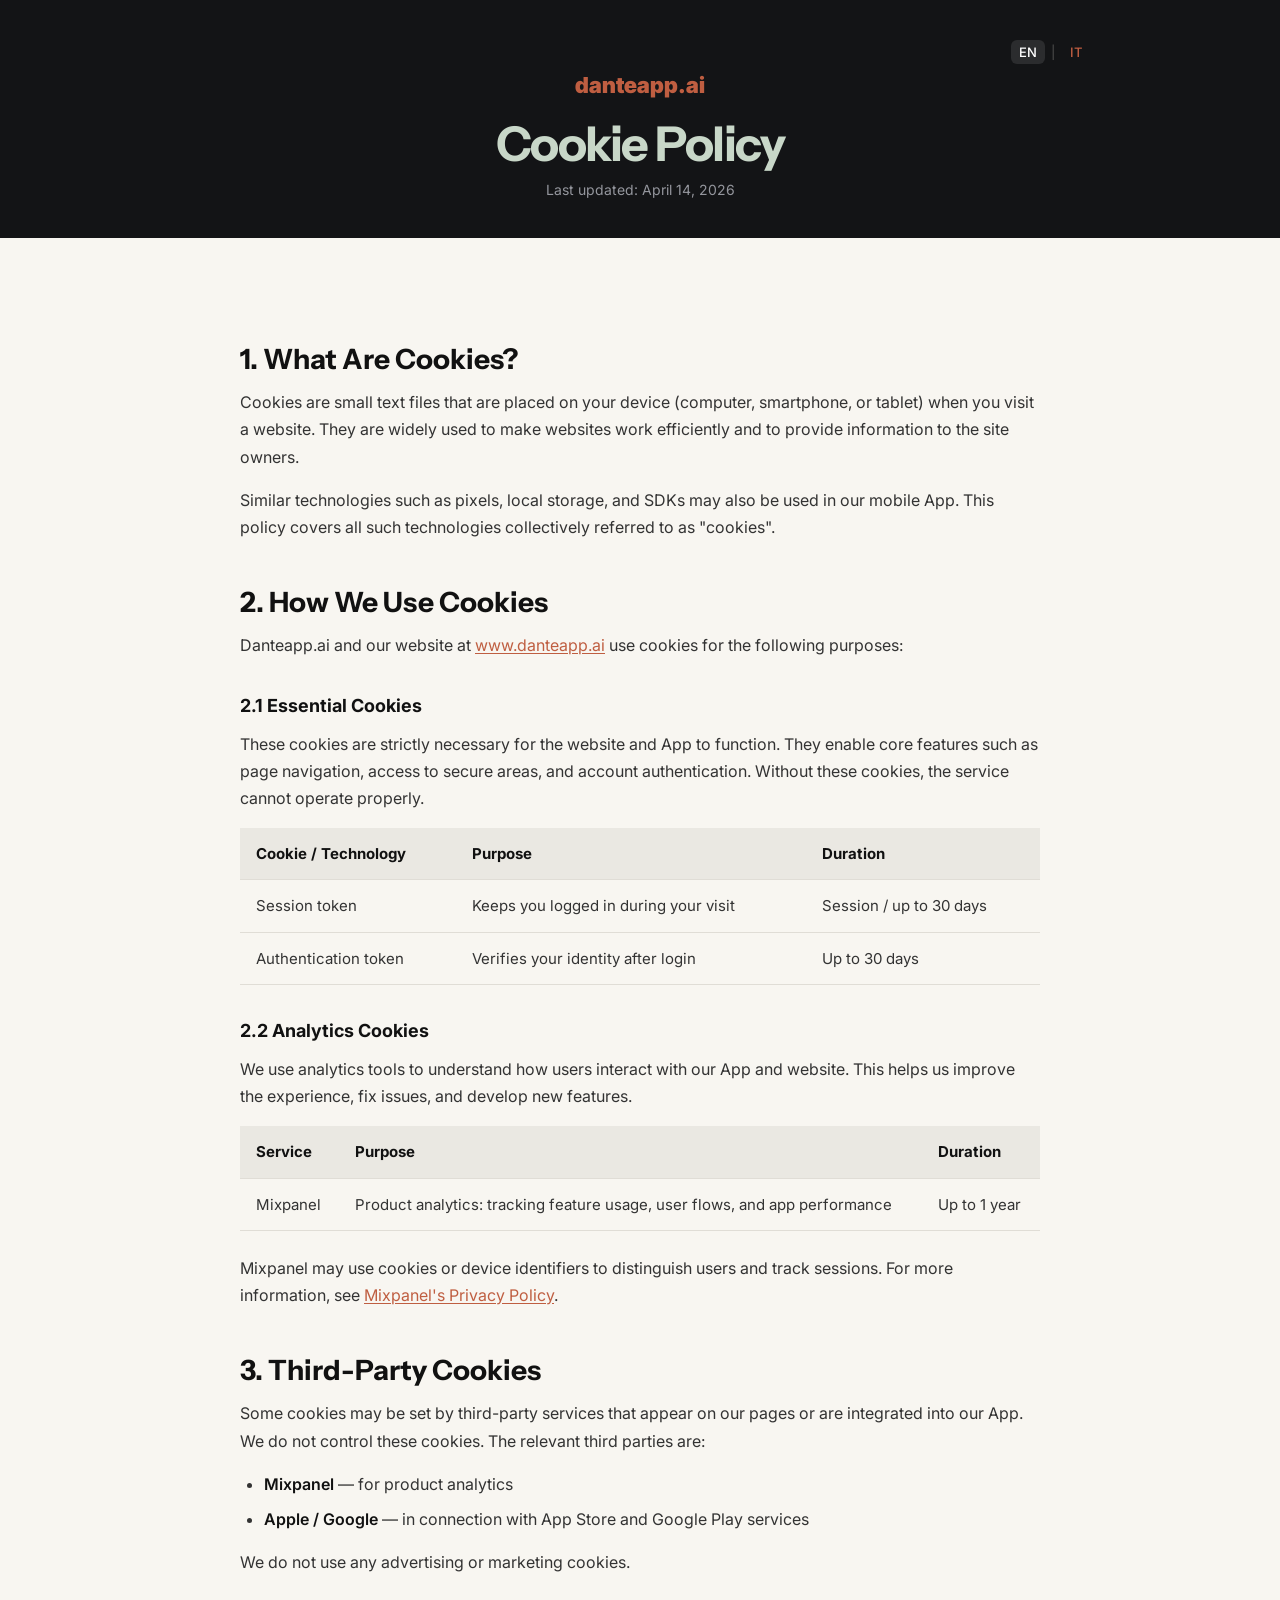
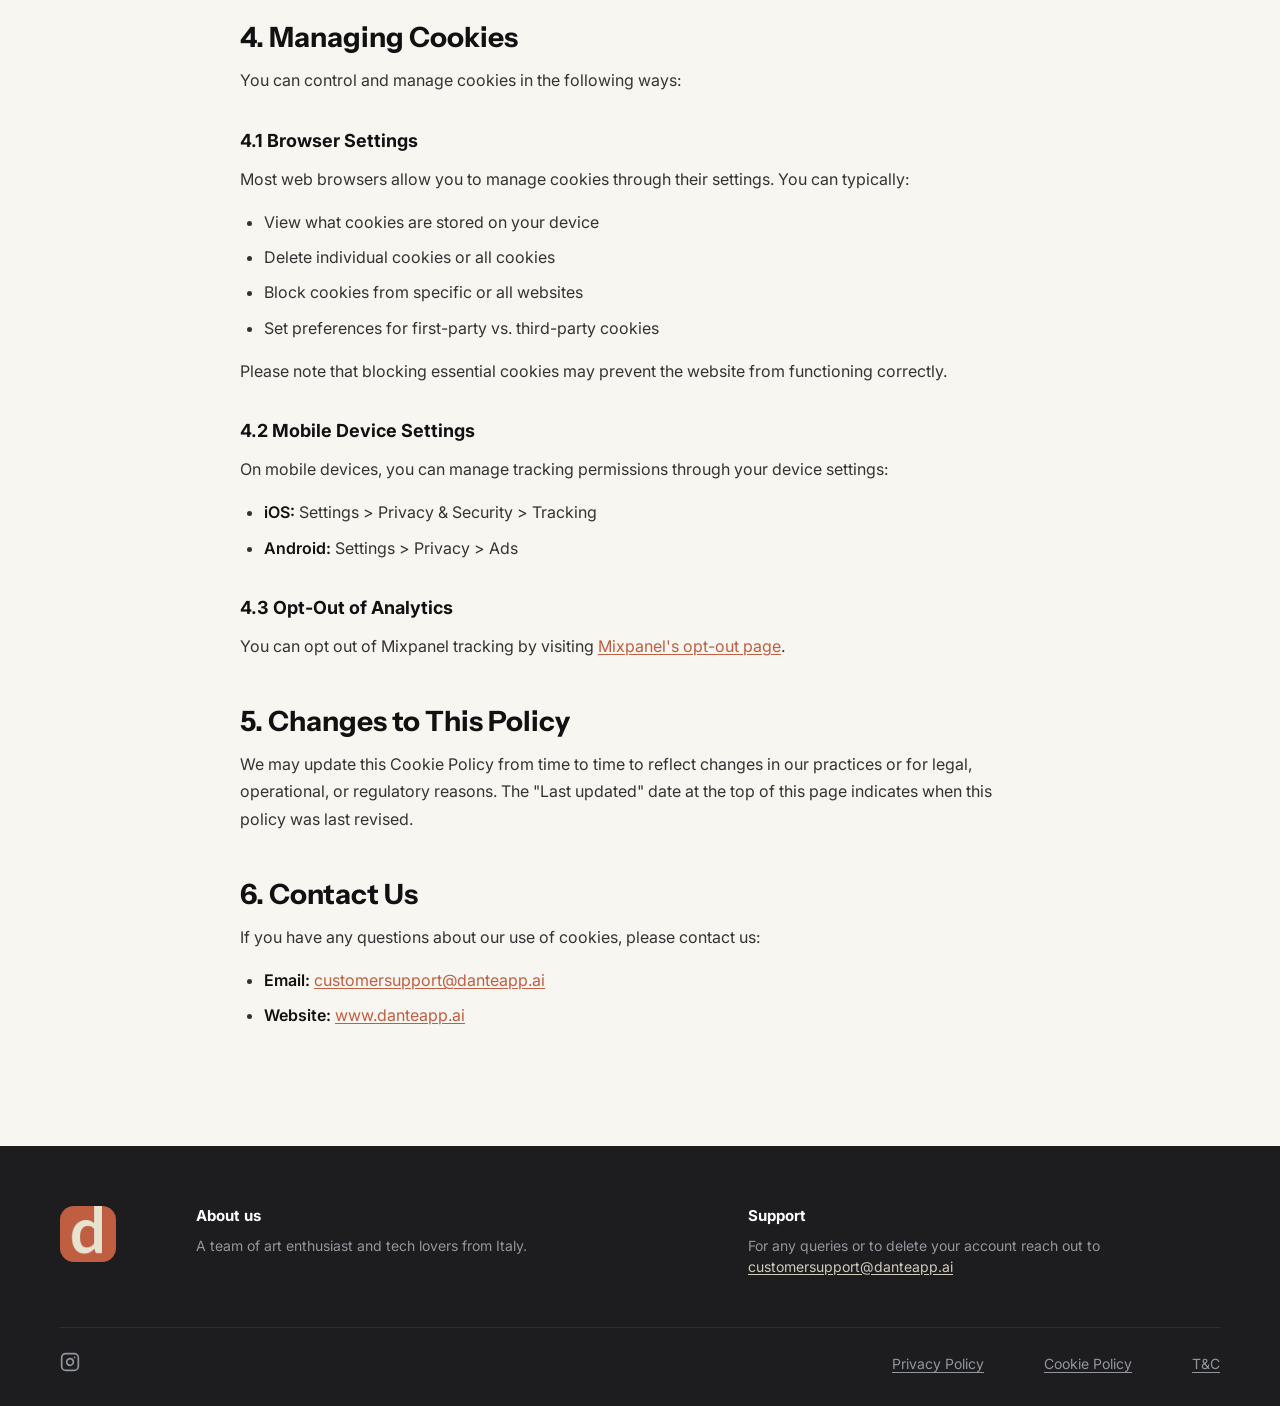
<file: cookie-policy.html>
<!DOCTYPE html>
<html lang="en">
<head>
  <meta charset="UTF-8">
  <meta name="viewport" content="width=device-width, initial-scale=1.0">
  <title>Cookie Policy - Danteapp.AI</title>
  <meta name="description" content="Cookie Policy for Danteapp.AI">
  <link rel="icon" type="image/png" href="assets/icons/favicon.png">
  <link rel="preconnect" href="https://fonts.googleapis.com">
  <link rel="preconnect" href="https://fonts.gstatic.com" crossorigin>
  <link href="https://fonts.googleapis.com/css2?family=Instrument+Sans:wght@400;500;600;700&family=Inter:wght@400;500;600;700&family=Inter+Tight:wght@600&display=swap" rel="stylesheet">
  <link rel="stylesheet" href="css/styles.css">
</head>
<body>

  <header class="policy-header">
    <div class="policy-header-inner">
      <div class="lang-bar">
        <div class="lang-toggle">
          <a href="cookie-policy.html" class="active" onclick="localStorage.setItem('dante-lang','en')">EN</a>
          <span class="separator">|</span>
          <a href="it/cookie-policy.html" onclick="localStorage.setItem('dante-lang','it')">IT</a>
        </div>
      </div>
      <p class="hero-site-name"><a href="index.html">danteapp.ai</a></p>
      <h1>Cookie Policy</h1>
      <p class="policy-date">Last updated: April 14, 2026</p>
    </div>
  </header>

  <main class="policy-body">
    <div class="policy-content">

      <h2>1. What Are Cookies?</h2>
      <p>Cookies are small text files that are placed on your device (computer, smartphone, or tablet) when you visit a website. They are widely used to make websites work efficiently and to provide information to the site owners.</p>
      <p>Similar technologies such as pixels, local storage, and SDKs may also be used in our mobile App. This policy covers all such technologies collectively referred to as "cookies".</p>

      <h2>2. How We Use Cookies</h2>
      <p>Danteapp.ai and our website at <a href="https://www.danteapp.ai">www.danteapp.ai</a> use cookies for the following purposes:</p>

      <h3>2.1 Essential Cookies</h3>
      <p>These cookies are strictly necessary for the website and App to function. They enable core features such as page navigation, access to secure areas, and account authentication. Without these cookies, the service cannot operate properly.</p>
      <table>
        <tr>
          <th>Cookie / Technology</th>
          <th>Purpose</th>
          <th>Duration</th>
        </tr>
        <tr>
          <td>Session token</td>
          <td>Keeps you logged in during your visit</td>
          <td>Session / up to 30 days</td>
        </tr>
        <tr>
          <td>Authentication token</td>
          <td>Verifies your identity after login</td>
          <td>Up to 30 days</td>
        </tr>
      </table>

      <h3>2.2 Analytics Cookies</h3>
      <p>We use analytics tools to understand how users interact with our App and website. This helps us improve the experience, fix issues, and develop new features.</p>
      <table>
        <tr>
          <th>Service</th>
          <th>Purpose</th>
          <th>Duration</th>
        </tr>
        <tr>
          <td>Mixpanel</td>
          <td>Product analytics: tracking feature usage, user flows, and app performance</td>
          <td>Up to 1 year</td>
        </tr>
      </table>
      <p>Mixpanel may use cookies or device identifiers to distinguish users and track sessions. For more information, see <a href="https://mixpanel.com/legal/privacy-policy/" target="_blank" rel="noopener">Mixpanel's Privacy Policy</a>.</p>

      <h2>3. Third-Party Cookies</h2>
      <p>Some cookies may be set by third-party services that appear on our pages or are integrated into our App. We do not control these cookies. The relevant third parties are:</p>
      <ul>
        <li><strong>Mixpanel</strong> &mdash; for product analytics</li>
        <li><strong>Apple / Google</strong> &mdash; in connection with App Store and Google Play services</li>
      </ul>
      <p>We do not use any advertising or marketing cookies.</p>

      <h2>4. Managing Cookies</h2>
      <p>You can control and manage cookies in the following ways:</p>

      <h3>4.1 Browser Settings</h3>
      <p>Most web browsers allow you to manage cookies through their settings. You can typically:</p>
      <ul>
        <li>View what cookies are stored on your device</li>
        <li>Delete individual cookies or all cookies</li>
        <li>Block cookies from specific or all websites</li>
        <li>Set preferences for first-party vs. third-party cookies</li>
      </ul>
      <p>Please note that blocking essential cookies may prevent the website from functioning correctly.</p>

      <h3>4.2 Mobile Device Settings</h3>
      <p>On mobile devices, you can manage tracking permissions through your device settings:</p>
      <ul>
        <li><strong>iOS:</strong> Settings &gt; Privacy &amp; Security &gt; Tracking</li>
        <li><strong>Android:</strong> Settings &gt; Privacy &gt; Ads</li>
      </ul>

      <h3>4.3 Opt-Out of Analytics</h3>
      <p>You can opt out of Mixpanel tracking by visiting <a href="https://mixpanel.com/optout/" target="_blank" rel="noopener">Mixpanel's opt-out page</a>.</p>

      <h2>5. Changes to This Policy</h2>
      <p>We may update this Cookie Policy from time to time to reflect changes in our practices or for legal, operational, or regulatory reasons. The "Last updated" date at the top of this page indicates when this policy was last revised.</p>

      <h2>6. Contact Us</h2>
      <p>If you have any questions about our use of cookies, please contact us:</p>
      <ul>
        <li><strong>Email:</strong> <a href="mailto:customersupport@danteapp.ai">customersupport@danteapp.ai</a></li>
        <li><strong>Website:</strong> <a href="https://www.danteapp.ai">www.danteapp.ai</a></li>
      </ul>

    </div>
  </main>

  <footer class="footer">
    <div class="footer-top">
      <div class="footer-logo">
        <img src="assets/icons/logo-1024.png" alt="Dante" class="footer-logo-img">
      </div>
      <div class="footer-about">
        <h4 class="footer-col-title">About us</h4>
        <p class="footer-col-text">A team of art enthusiast and tech lovers from Italy.</p>
      </div>
      <div class="footer-support">
        <h4 class="footer-col-title">Support</h4>
        <p class="footer-col-text">For any queries or to delete your account reach out to <a href="mailto:customersupport@danteapp.ai">customersupport@danteapp.ai</a></p>
      </div>
    </div>
    <div class="footer-divider"></div>
    <div class="footer-bottom">
      <div class="footer-social">
        <a href="https://www.instagram.com/danteapp.ai/" target="_blank" rel="noopener" aria-label="Instagram">
          <svg viewBox="0 0 24 24" fill="none" stroke="currentColor" stroke-width="2" stroke-linecap="round" stroke-linejoin="round">
            <rect x="2" y="2" width="20" height="20" rx="5" ry="5"></rect>
            <path d="M16 11.37A4 4 0 1 1 12.63 8 4 4 0 0 1 16 11.37z"></path>
            <line x1="17.5" y1="6.5" x2="17.51" y2="6.5"></line>
          </svg>
        </a>
      </div>
      <div class="footer-links">
        <a href="privacy-policy.html">Privacy Policy</a>
        <a href="cookie-policy.html">Cookie Policy</a>
        <a href="terms-conditions.html">T&C</a>
      </div>
    </div>
  </footer>

  <script src="js/lang.js"></script>
</body>
</html>
</file>
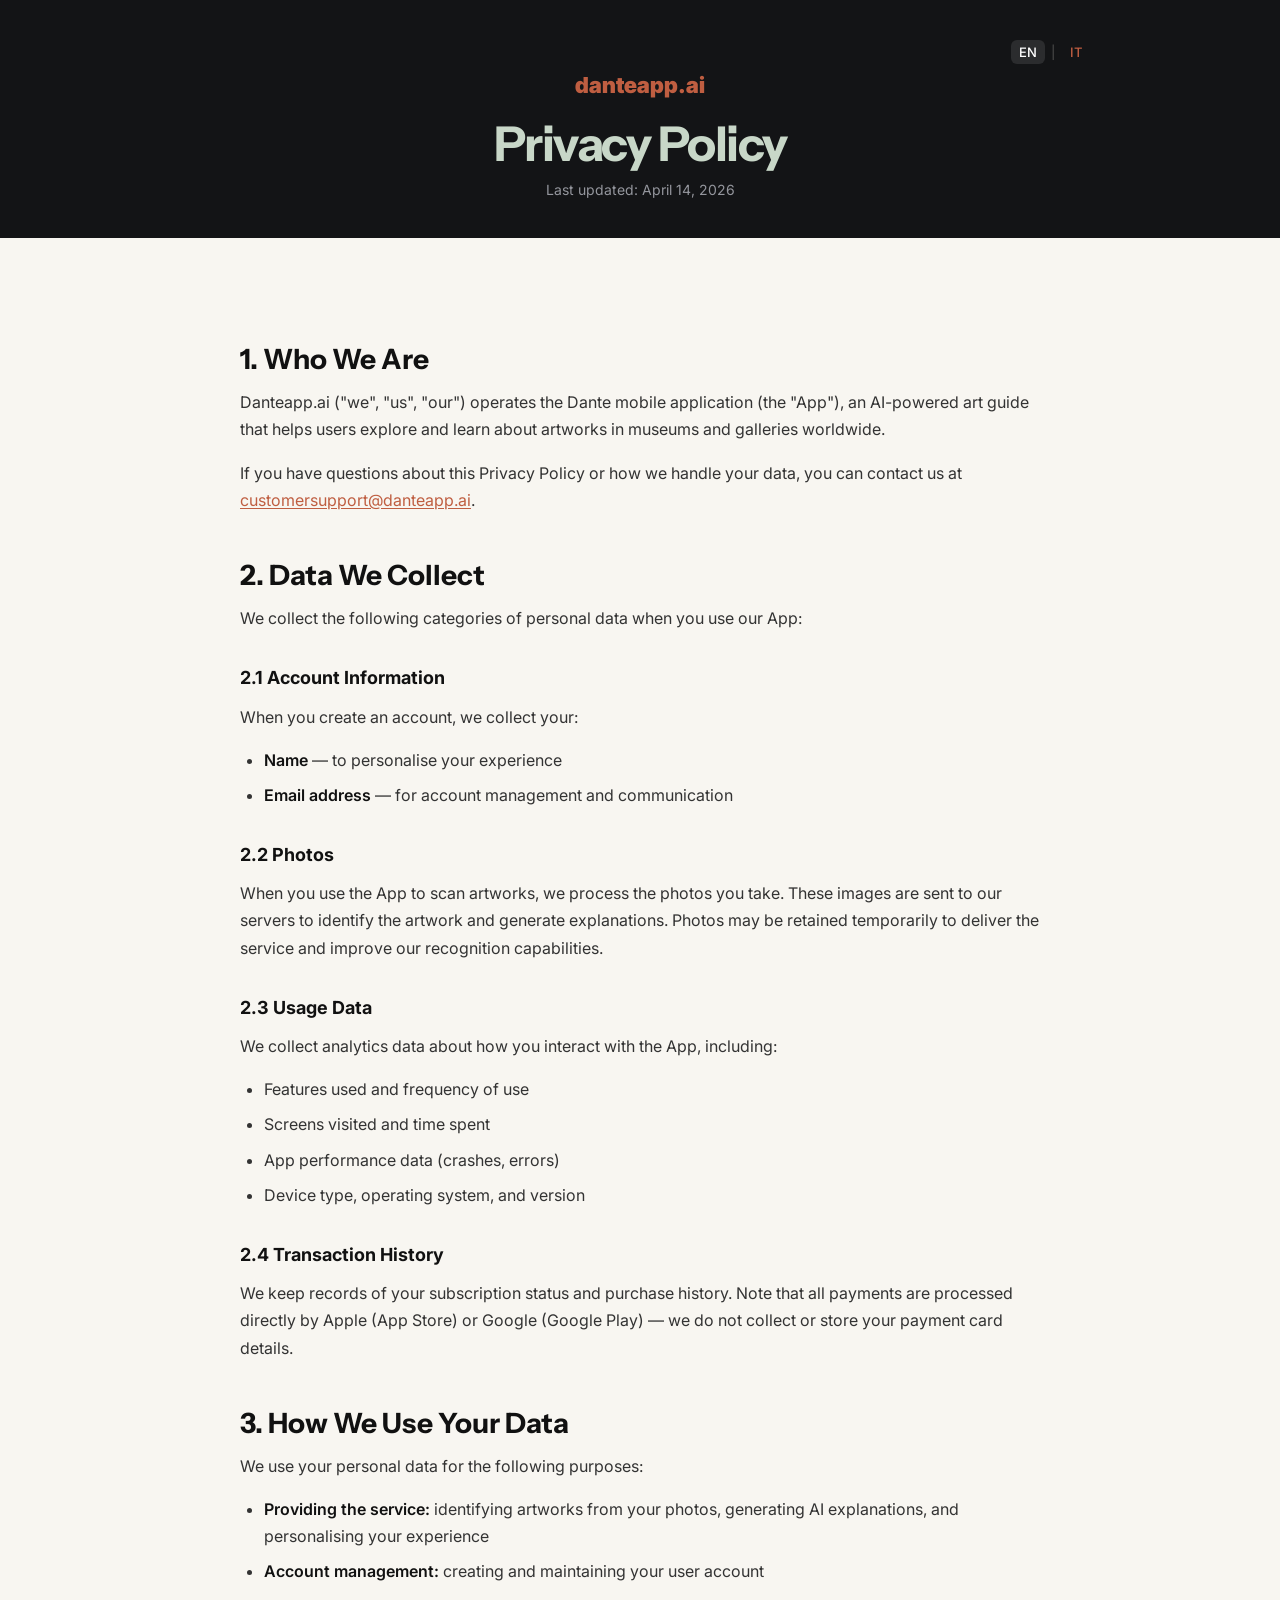
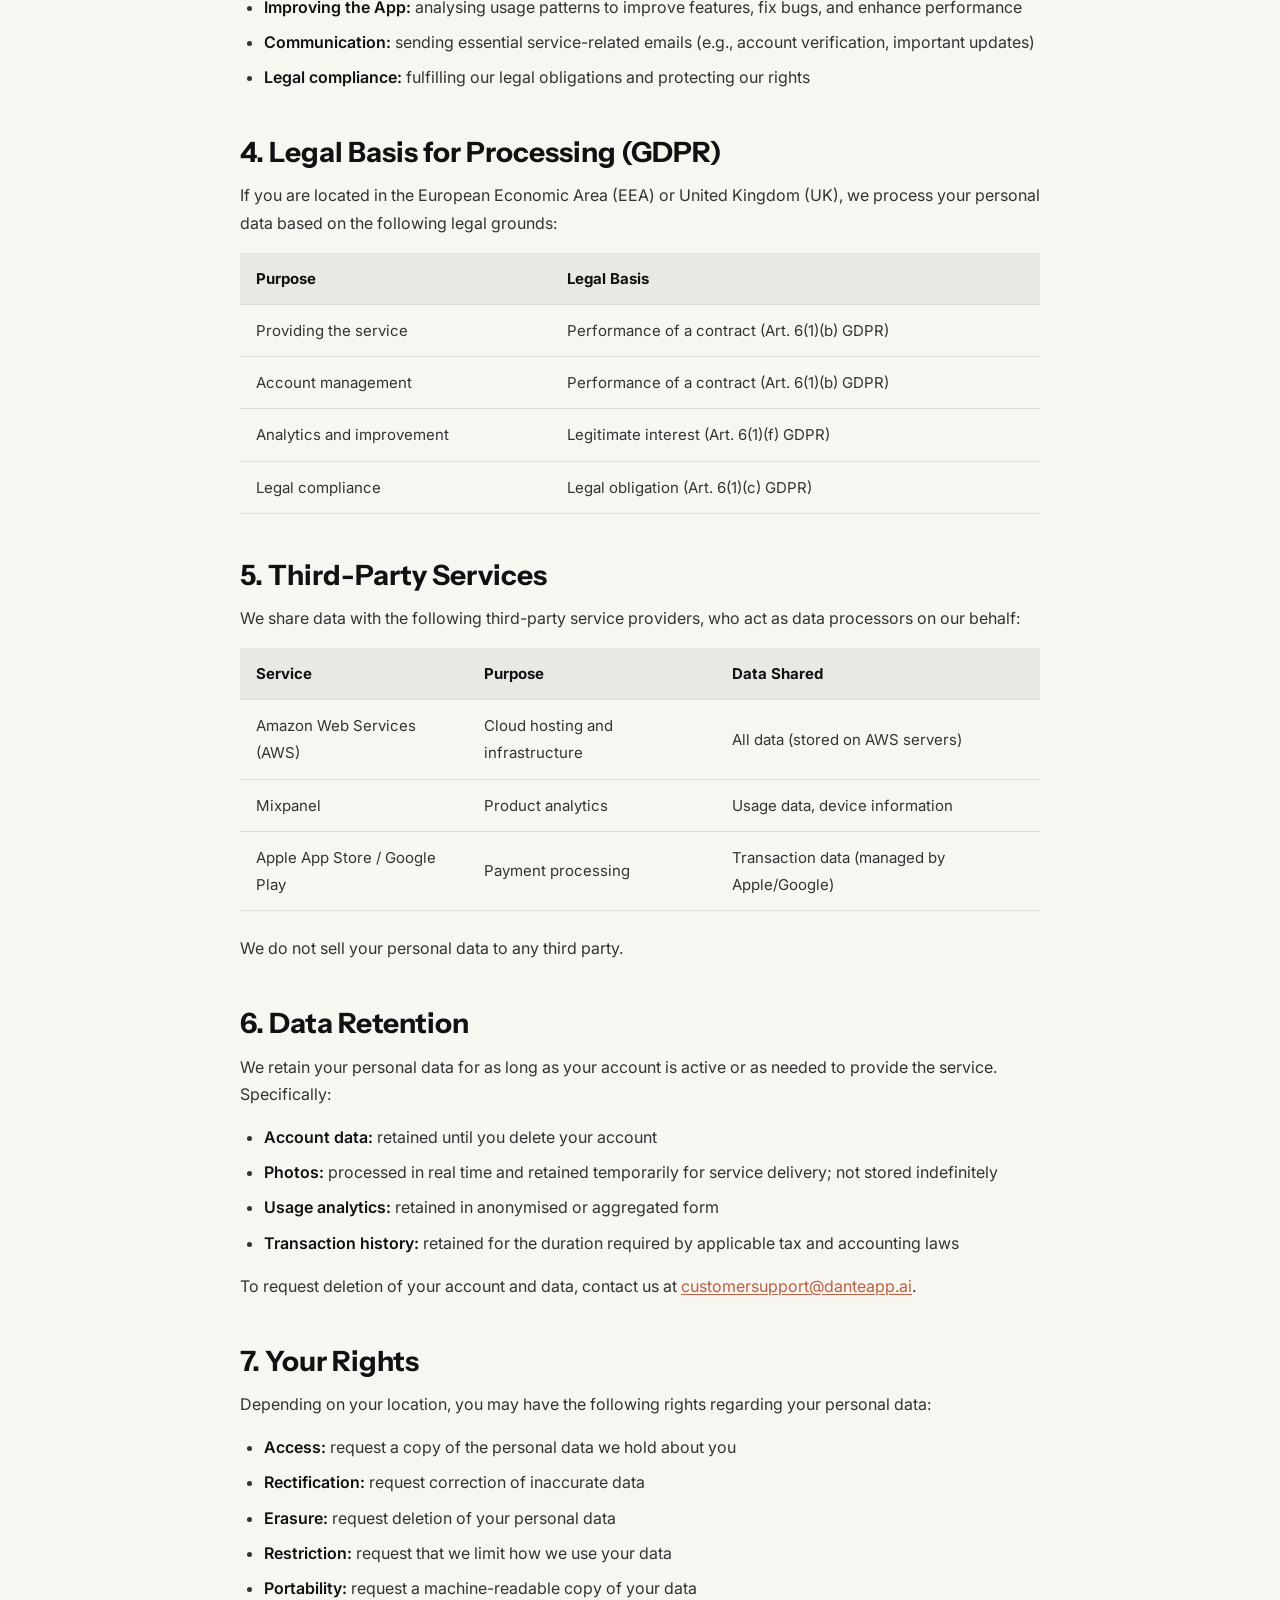
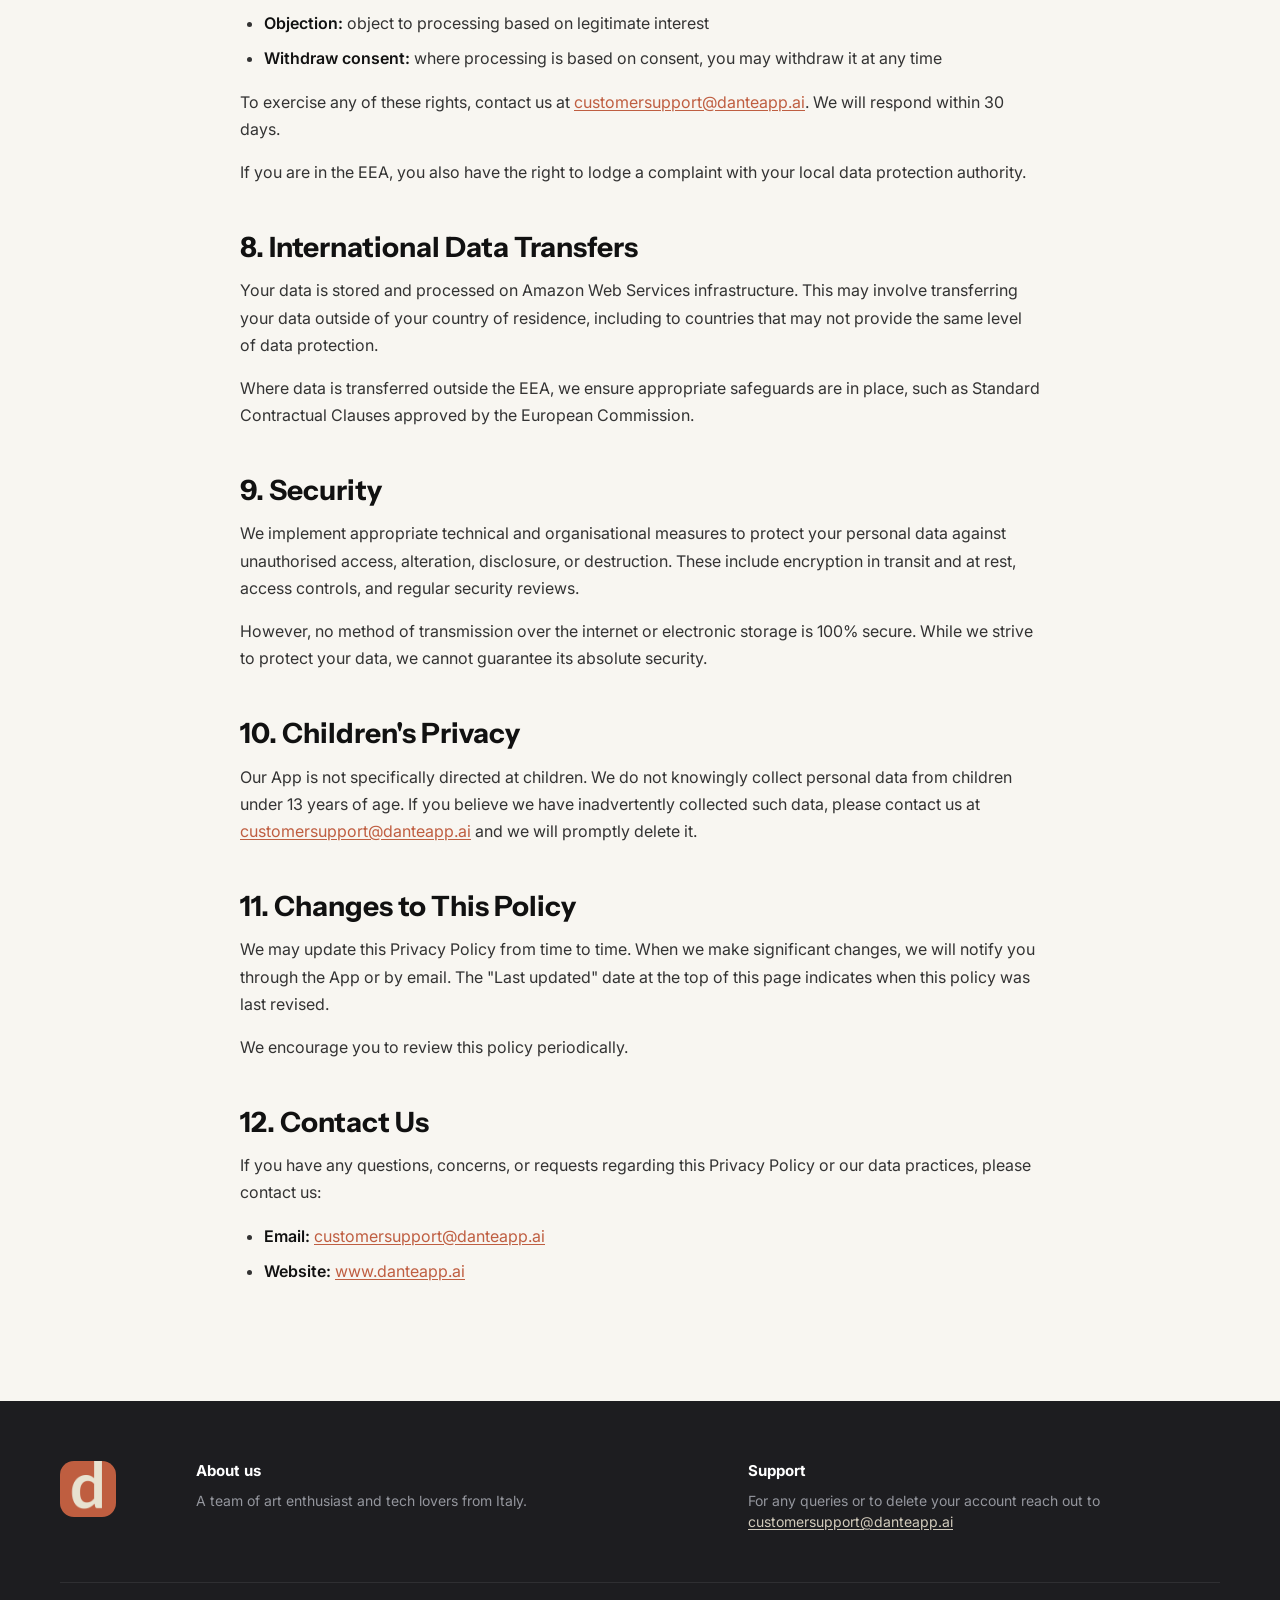
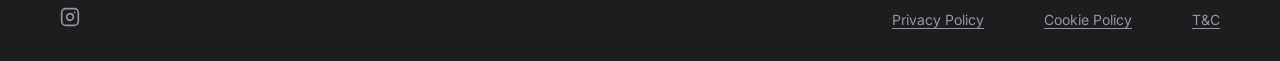
<file: privacy-policy.html>
<!DOCTYPE html>
<html lang="en">
<head>
  <meta charset="UTF-8">
  <meta name="viewport" content="width=device-width, initial-scale=1.0">
  <title>Privacy Policy - Danteapp.AI</title>
  <meta name="description" content="Privacy Policy for Danteapp.AI">
  <link rel="icon" type="image/png" href="assets/icons/favicon.png">
  <link rel="preconnect" href="https://fonts.googleapis.com">
  <link rel="preconnect" href="https://fonts.gstatic.com" crossorigin>
  <link href="https://fonts.googleapis.com/css2?family=Instrument+Sans:wght@400;500;600;700&family=Inter:wght@400;500;600;700&family=Inter+Tight:wght@600&display=swap" rel="stylesheet">
  <link rel="stylesheet" href="css/styles.css">
</head>
<body>

  <header class="policy-header">
    <div class="policy-header-inner">
      <div class="lang-bar">
        <div class="lang-toggle">
          <a href="privacy-policy.html" class="active" onclick="localStorage.setItem('dante-lang','en')">EN</a>
          <span class="separator">|</span>
          <a href="it/privacy-policy.html" onclick="localStorage.setItem('dante-lang','it')">IT</a>
        </div>
      </div>
      <p class="hero-site-name"><a href="index.html">danteapp.ai</a></p>
      <h1>Privacy Policy</h1>
      <p class="policy-date">Last updated: April 14, 2026</p>
    </div>
  </header>

  <main class="policy-body">
    <div class="policy-content">

      <h2>1. Who We Are</h2>
      <p>Danteapp.ai ("we", "us", "our") operates the Dante mobile application (the "App"), an AI-powered art guide that helps users explore and learn about artworks in museums and galleries worldwide.</p>
      <p>If you have questions about this Privacy Policy or how we handle your data, you can contact us at <a href="mailto:customersupport@danteapp.ai">customersupport@danteapp.ai</a>.</p>

      <h2>2. Data We Collect</h2>
      <p>We collect the following categories of personal data when you use our App:</p>

      <h3>2.1 Account Information</h3>
      <p>When you create an account, we collect your:</p>
      <ul>
        <li><strong>Name</strong> &mdash; to personalise your experience</li>
        <li><strong>Email address</strong> &mdash; for account management and communication</li>
      </ul>

      <h3>2.2 Photos</h3>
      <p>When you use the App to scan artworks, we process the photos you take. These images are sent to our servers to identify the artwork and generate explanations. Photos may be retained temporarily to deliver the service and improve our recognition capabilities.</p>

      <h3>2.3 Usage Data</h3>
      <p>We collect analytics data about how you interact with the App, including:</p>
      <ul>
        <li>Features used and frequency of use</li>
        <li>Screens visited and time spent</li>
        <li>App performance data (crashes, errors)</li>
        <li>Device type, operating system, and version</li>
      </ul>

      <h3>2.4 Transaction History</h3>
      <p>We keep records of your subscription status and purchase history. Note that all payments are processed directly by Apple (App Store) or Google (Google Play) &mdash; we do not collect or store your payment card details.</p>

      <h2>3. How We Use Your Data</h2>
      <p>We use your personal data for the following purposes:</p>
      <ul>
        <li><strong>Providing the service:</strong> identifying artworks from your photos, generating AI explanations, and personalising your experience</li>
        <li><strong>Account management:</strong> creating and maintaining your user account</li>
        <li><strong>Improving the App:</strong> analysing usage patterns to improve features, fix bugs, and enhance performance</li>
        <li><strong>Communication:</strong> sending essential service-related emails (e.g., account verification, important updates)</li>
        <li><strong>Legal compliance:</strong> fulfilling our legal obligations and protecting our rights</li>
      </ul>

      <h2>4. Legal Basis for Processing (GDPR)</h2>
      <p>If you are located in the European Economic Area (EEA) or United Kingdom (UK), we process your personal data based on the following legal grounds:</p>
      <table>
        <tr>
          <th>Purpose</th>
          <th>Legal Basis</th>
        </tr>
        <tr>
          <td>Providing the service</td>
          <td>Performance of a contract (Art. 6(1)(b) GDPR)</td>
        </tr>
        <tr>
          <td>Account management</td>
          <td>Performance of a contract (Art. 6(1)(b) GDPR)</td>
        </tr>
        <tr>
          <td>Analytics and improvement</td>
          <td>Legitimate interest (Art. 6(1)(f) GDPR)</td>
        </tr>
        <tr>
          <td>Legal compliance</td>
          <td>Legal obligation (Art. 6(1)(c) GDPR)</td>
        </tr>
      </table>

      <h2>5. Third-Party Services</h2>
      <p>We share data with the following third-party service providers, who act as data processors on our behalf:</p>
      <table>
        <tr>
          <th>Service</th>
          <th>Purpose</th>
          <th>Data Shared</th>
        </tr>
        <tr>
          <td>Amazon Web Services (AWS)</td>
          <td>Cloud hosting and infrastructure</td>
          <td>All data (stored on AWS servers)</td>
        </tr>
        <tr>
          <td>Mixpanel</td>
          <td>Product analytics</td>
          <td>Usage data, device information</td>
        </tr>
        <tr>
          <td>Apple App Store / Google Play</td>
          <td>Payment processing</td>
          <td>Transaction data (managed by Apple/Google)</td>
        </tr>
      </table>
      <p>We do not sell your personal data to any third party.</p>

      <h2>6. Data Retention</h2>
      <p>We retain your personal data for as long as your account is active or as needed to provide the service. Specifically:</p>
      <ul>
        <li><strong>Account data:</strong> retained until you delete your account</li>
        <li><strong>Photos:</strong> processed in real time and retained temporarily for service delivery; not stored indefinitely</li>
        <li><strong>Usage analytics:</strong> retained in anonymised or aggregated form</li>
        <li><strong>Transaction history:</strong> retained for the duration required by applicable tax and accounting laws</li>
      </ul>
      <p>To request deletion of your account and data, contact us at <a href="mailto:customersupport@danteapp.ai">customersupport@danteapp.ai</a>.</p>

      <h2>7. Your Rights</h2>
      <p>Depending on your location, you may have the following rights regarding your personal data:</p>
      <ul>
        <li><strong>Access:</strong> request a copy of the personal data we hold about you</li>
        <li><strong>Rectification:</strong> request correction of inaccurate data</li>
        <li><strong>Erasure:</strong> request deletion of your personal data</li>
        <li><strong>Restriction:</strong> request that we limit how we use your data</li>
        <li><strong>Portability:</strong> request a machine-readable copy of your data</li>
        <li><strong>Objection:</strong> object to processing based on legitimate interest</li>
        <li><strong>Withdraw consent:</strong> where processing is based on consent, you may withdraw it at any time</li>
      </ul>
      <p>To exercise any of these rights, contact us at <a href="mailto:customersupport@danteapp.ai">customersupport@danteapp.ai</a>. We will respond within 30 days.</p>
      <p>If you are in the EEA, you also have the right to lodge a complaint with your local data protection authority.</p>

      <h2>8. International Data Transfers</h2>
      <p>Your data is stored and processed on Amazon Web Services infrastructure. This may involve transferring your data outside of your country of residence, including to countries that may not provide the same level of data protection.</p>
      <p>Where data is transferred outside the EEA, we ensure appropriate safeguards are in place, such as Standard Contractual Clauses approved by the European Commission.</p>

      <h2>9. Security</h2>
      <p>We implement appropriate technical and organisational measures to protect your personal data against unauthorised access, alteration, disclosure, or destruction. These include encryption in transit and at rest, access controls, and regular security reviews.</p>
      <p>However, no method of transmission over the internet or electronic storage is 100% secure. While we strive to protect your data, we cannot guarantee its absolute security.</p>

      <h2>10. Children's Privacy</h2>
      <p>Our App is not specifically directed at children. We do not knowingly collect personal data from children under 13 years of age. If you believe we have inadvertently collected such data, please contact us at <a href="mailto:customersupport@danteapp.ai">customersupport@danteapp.ai</a> and we will promptly delete it.</p>

      <h2>11. Changes to This Policy</h2>
      <p>We may update this Privacy Policy from time to time. When we make significant changes, we will notify you through the App or by email. The "Last updated" date at the top of this page indicates when this policy was last revised.</p>
      <p>We encourage you to review this policy periodically.</p>

      <h2>12. Contact Us</h2>
      <p>If you have any questions, concerns, or requests regarding this Privacy Policy or our data practices, please contact us:</p>
      <ul>
        <li><strong>Email:</strong> <a href="mailto:customersupport@danteapp.ai">customersupport@danteapp.ai</a></li>
        <li><strong>Website:</strong> <a href="https://www.danteapp.ai">www.danteapp.ai</a></li>
      </ul>

    </div>
  </main>

  <footer class="footer">
    <div class="footer-top">
      <div class="footer-logo">
        <img src="assets/icons/logo-1024.png" alt="Dante" class="footer-logo-img">
      </div>
      <div class="footer-about">
        <h4 class="footer-col-title">About us</h4>
        <p class="footer-col-text">A team of art enthusiast and tech lovers from Italy.</p>
      </div>
      <div class="footer-support">
        <h4 class="footer-col-title">Support</h4>
        <p class="footer-col-text">For any queries or to delete your account reach out to <a href="mailto:customersupport@danteapp.ai">customersupport@danteapp.ai</a></p>
      </div>
    </div>
    <div class="footer-divider"></div>
    <div class="footer-bottom">
      <div class="footer-social">
        <a href="https://www.instagram.com/danteapp.ai/" target="_blank" rel="noopener" aria-label="Instagram">
          <svg viewBox="0 0 24 24" fill="none" stroke="currentColor" stroke-width="2" stroke-linecap="round" stroke-linejoin="round">
            <rect x="2" y="2" width="20" height="20" rx="5" ry="5"></rect>
            <path d="M16 11.37A4 4 0 1 1 12.63 8 4 4 0 0 1 16 11.37z"></path>
            <line x1="17.5" y1="6.5" x2="17.51" y2="6.5"></line>
          </svg>
        </a>
      </div>
      <div class="footer-links">
        <a href="privacy-policy.html">Privacy Policy</a>
        <a href="cookie-policy.html">Cookie Policy</a>
        <a href="terms-conditions.html">T&C</a>
      </div>
    </div>
  </footer>

  <script src="js/lang.js"></script>
</body>
</html>
</file>
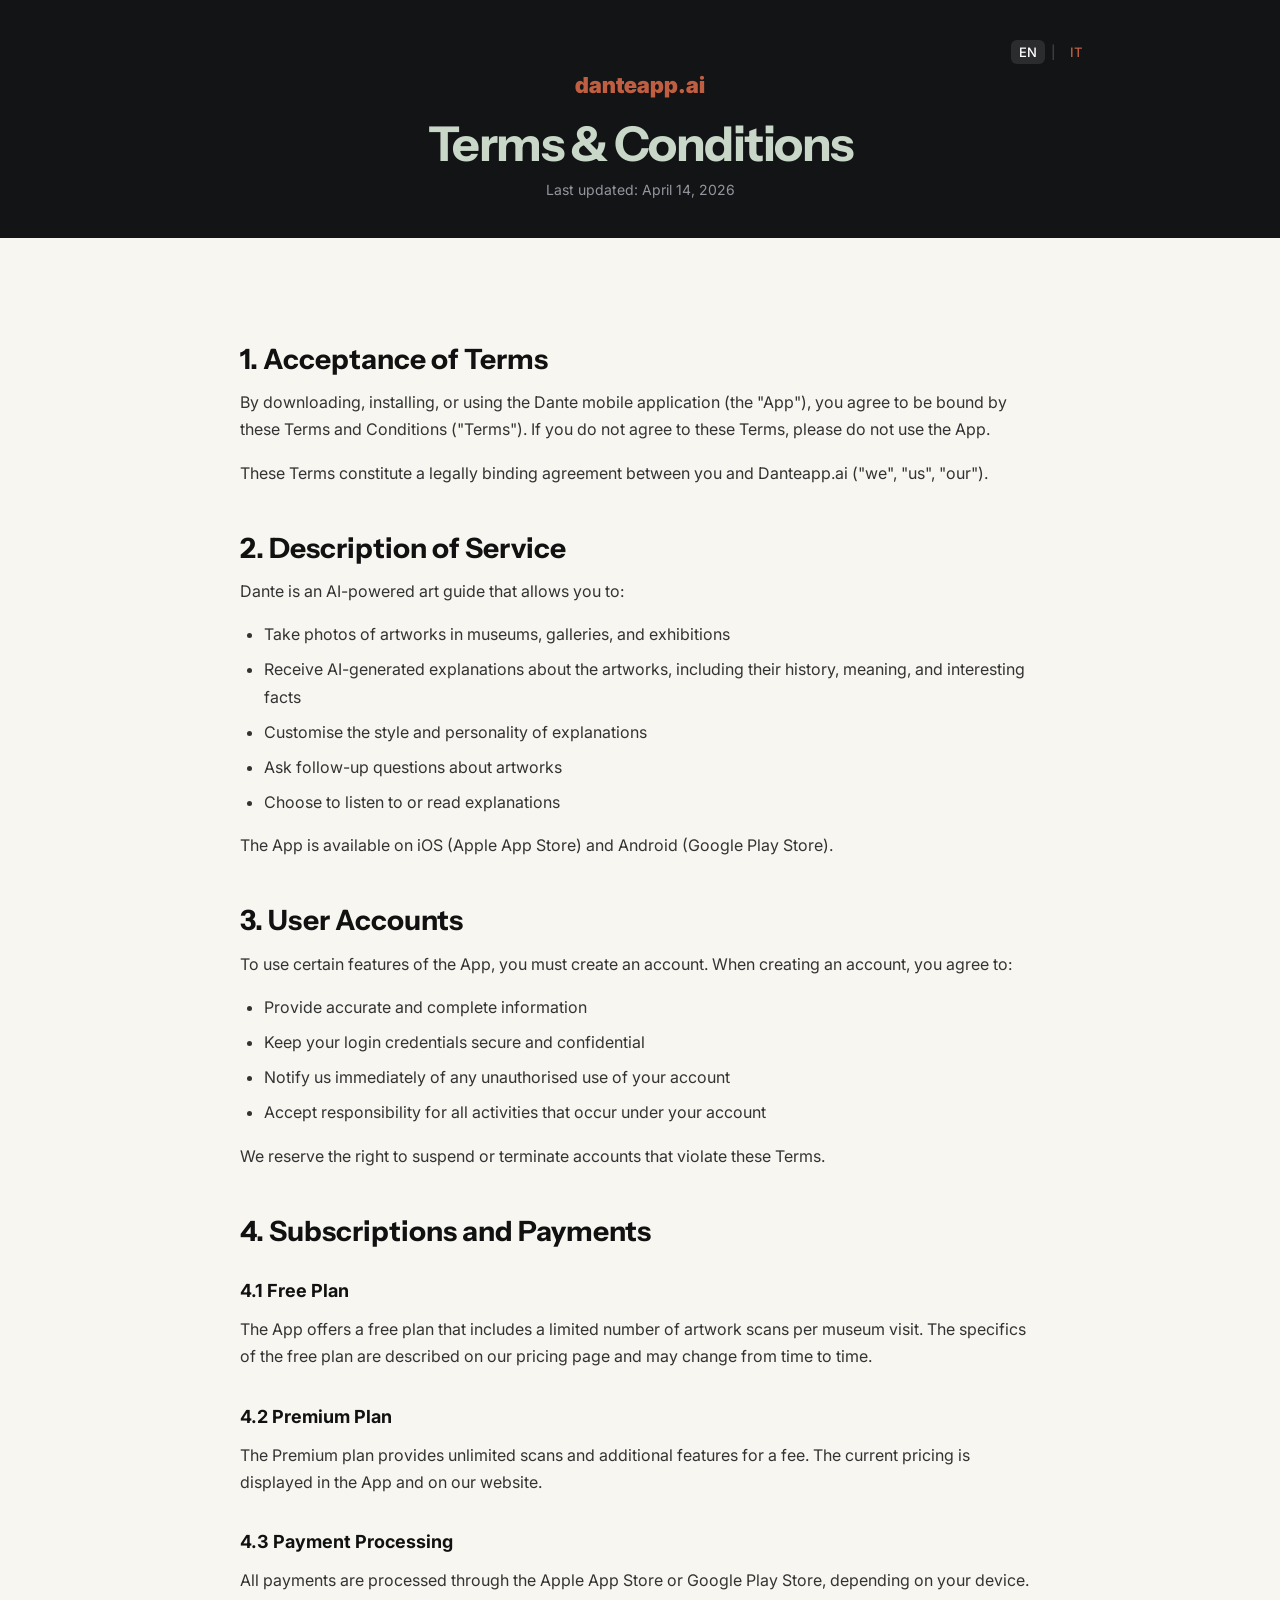
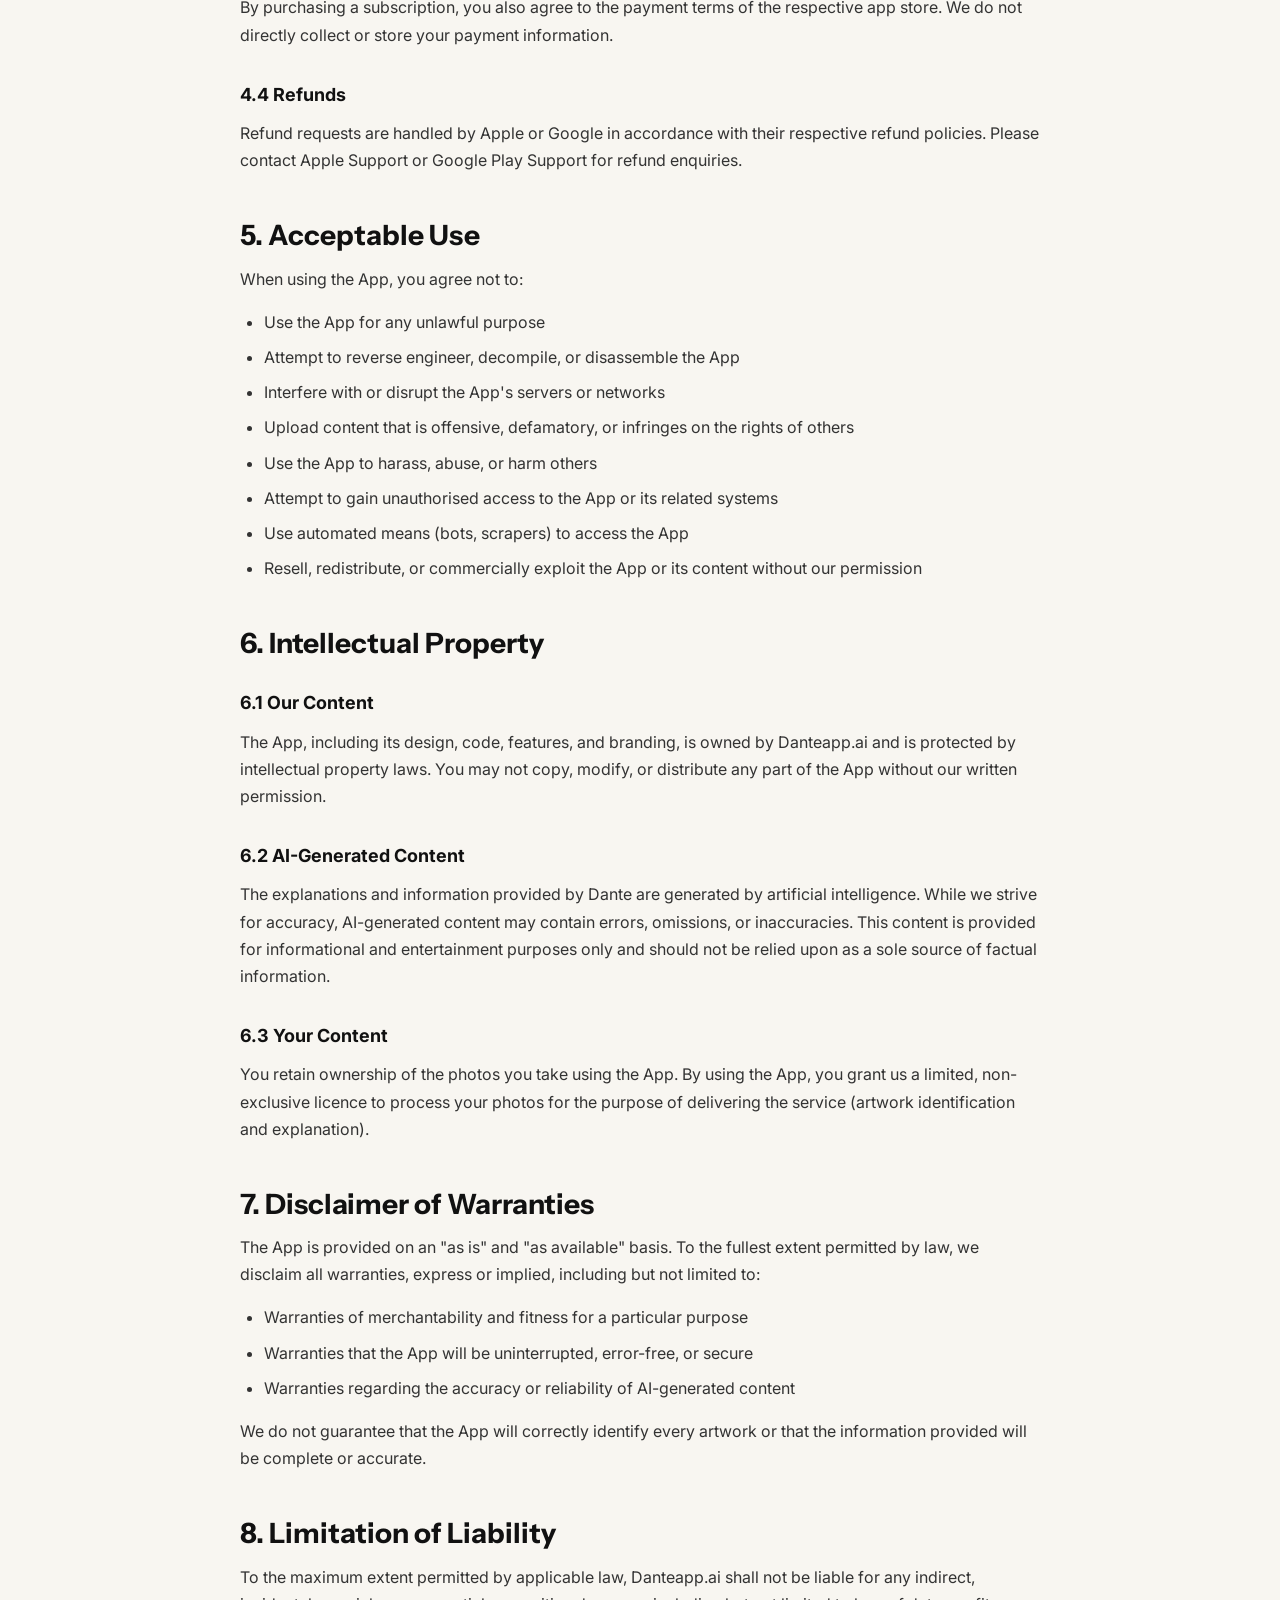
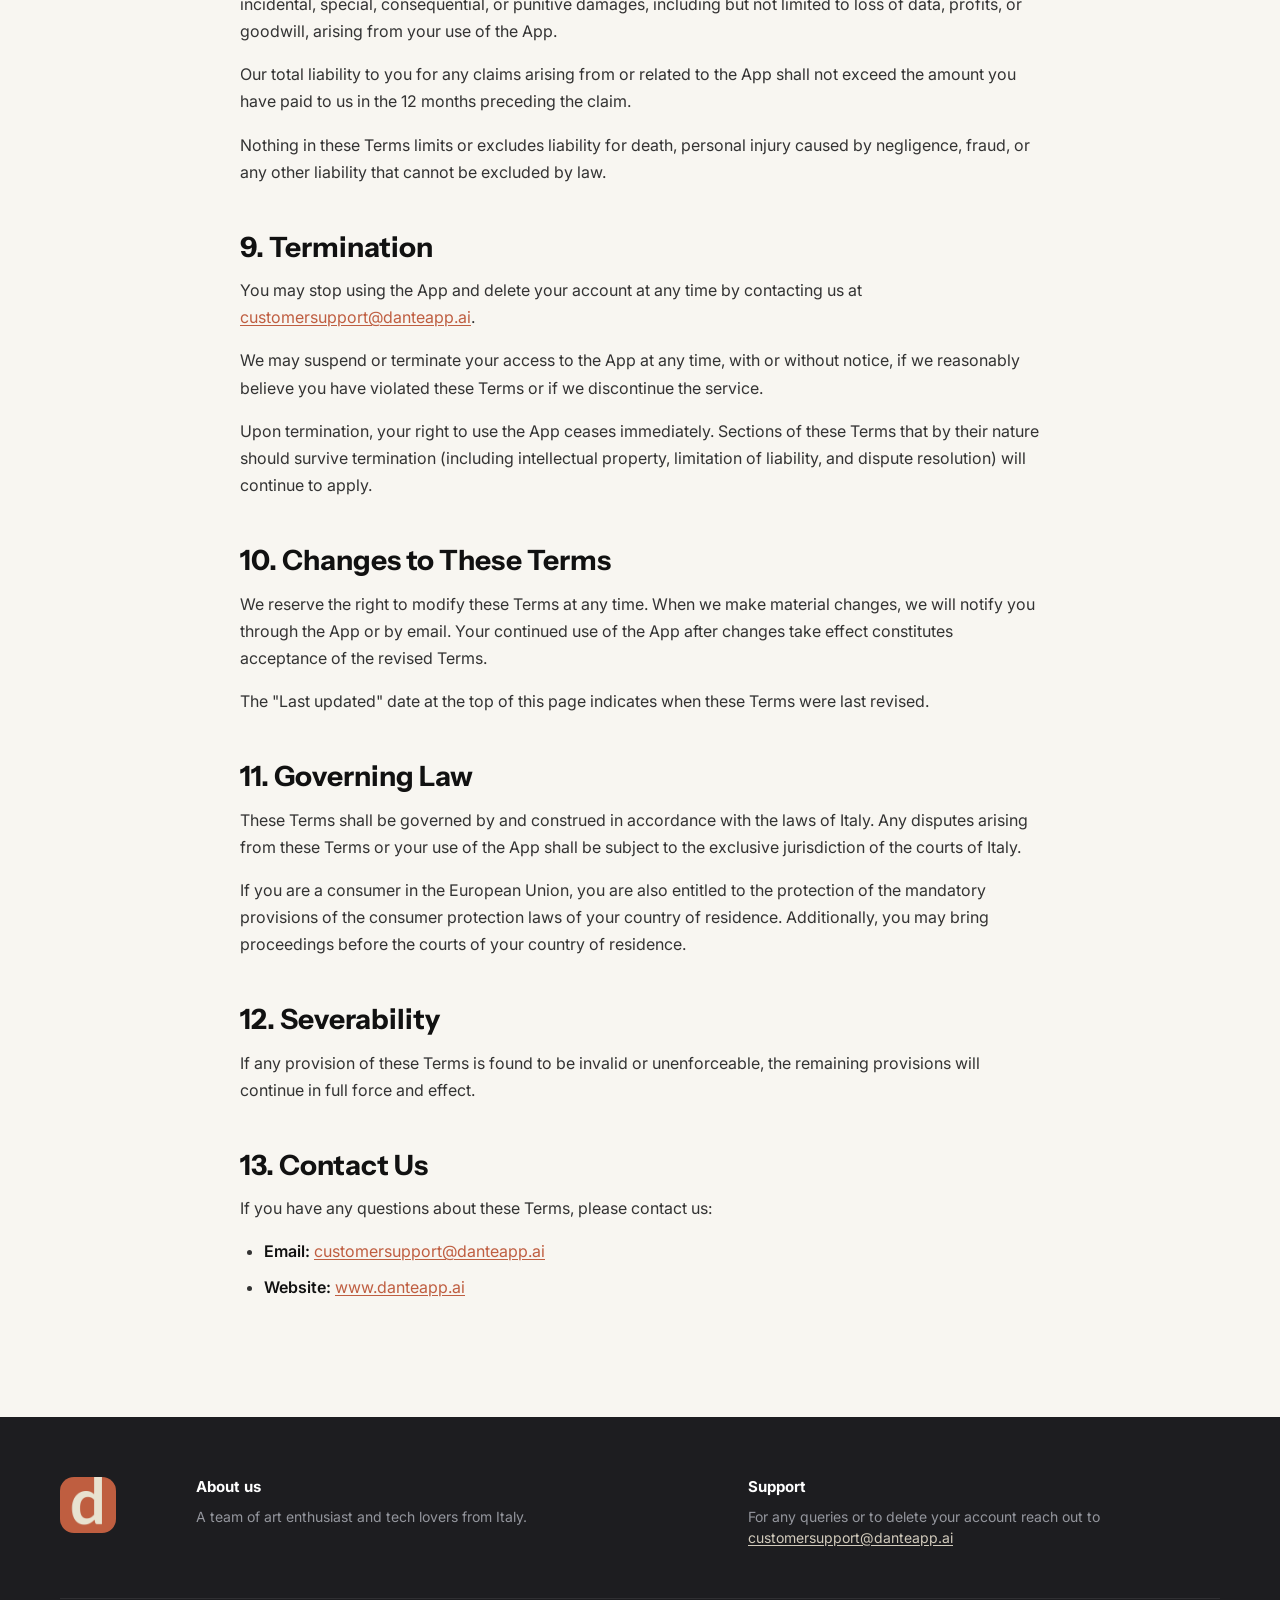
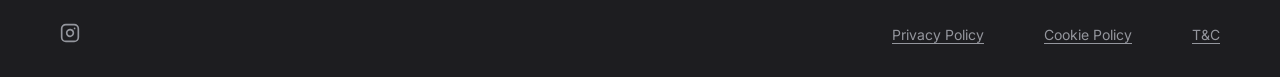
<file: terms-conditions.html>
<!DOCTYPE html>
<html lang="en">
<head>
  <meta charset="UTF-8">
  <meta name="viewport" content="width=device-width, initial-scale=1.0">
  <title>Terms &amp; Conditions - Danteapp.AI</title>
  <meta name="description" content="Terms and Conditions for Danteapp.AI">
  <link rel="icon" type="image/png" href="assets/icons/favicon.png">
  <link rel="preconnect" href="https://fonts.googleapis.com">
  <link rel="preconnect" href="https://fonts.gstatic.com" crossorigin>
  <link href="https://fonts.googleapis.com/css2?family=Instrument+Sans:wght@400;500;600;700&family=Inter:wght@400;500;600;700&family=Inter+Tight:wght@600&display=swap" rel="stylesheet">
  <link rel="stylesheet" href="css/styles.css">
</head>
<body>

  <header class="policy-header">
    <div class="policy-header-inner">
      <div class="lang-bar">
        <div class="lang-toggle">
          <a href="terms-conditions.html" class="active" onclick="localStorage.setItem('dante-lang','en')">EN</a>
          <span class="separator">|</span>
          <a href="it/terms-conditions.html" onclick="localStorage.setItem('dante-lang','it')">IT</a>
        </div>
      </div>
      <p class="hero-site-name"><a href="index.html">danteapp.ai</a></p>
      <h1>Terms &amp; Conditions</h1>
      <p class="policy-date">Last updated: April 14, 2026</p>
    </div>
  </header>

  <main class="policy-body">
    <div class="policy-content">

      <h2>1. Acceptance of Terms</h2>
      <p>By downloading, installing, or using the Dante mobile application (the "App"), you agree to be bound by these Terms and Conditions ("Terms"). If you do not agree to these Terms, please do not use the App.</p>
      <p>These Terms constitute a legally binding agreement between you and Danteapp.ai ("we", "us", "our").</p>

      <h2>2. Description of Service</h2>
      <p>Dante is an AI-powered art guide that allows you to:</p>
      <ul>
        <li>Take photos of artworks in museums, galleries, and exhibitions</li>
        <li>Receive AI-generated explanations about the artworks, including their history, meaning, and interesting facts</li>
        <li>Customise the style and personality of explanations</li>
        <li>Ask follow-up questions about artworks</li>
        <li>Choose to listen to or read explanations</li>
      </ul>
      <p>The App is available on iOS (Apple App Store) and Android (Google Play Store).</p>

      <h2>3. User Accounts</h2>
      <p>To use certain features of the App, you must create an account. When creating an account, you agree to:</p>
      <ul>
        <li>Provide accurate and complete information</li>
        <li>Keep your login credentials secure and confidential</li>
        <li>Notify us immediately of any unauthorised use of your account</li>
        <li>Accept responsibility for all activities that occur under your account</li>
      </ul>
      <p>We reserve the right to suspend or terminate accounts that violate these Terms.</p>

      <h2>4. Subscriptions and Payments</h2>
      <h3>4.1 Free Plan</h3>
      <p>The App offers a free plan that includes a limited number of artwork scans per museum visit. The specifics of the free plan are described on our pricing page and may change from time to time.</p>

      <h3>4.2 Premium Plan</h3>
      <p>The Premium plan provides unlimited scans and additional features for a fee. The current pricing is displayed in the App and on our website.</p>

      <h3>4.3 Payment Processing</h3>
      <p>All payments are processed through the Apple App Store or Google Play Store, depending on your device. By purchasing a subscription, you also agree to the payment terms of the respective app store. We do not directly collect or store your payment information.</p>

      <h3>4.4 Refunds</h3>
      <p>Refund requests are handled by Apple or Google in accordance with their respective refund policies. Please contact Apple Support or Google Play Support for refund enquiries.</p>

      <h2>5. Acceptable Use</h2>
      <p>When using the App, you agree not to:</p>
      <ul>
        <li>Use the App for any unlawful purpose</li>
        <li>Attempt to reverse engineer, decompile, or disassemble the App</li>
        <li>Interfere with or disrupt the App's servers or networks</li>
        <li>Upload content that is offensive, defamatory, or infringes on the rights of others</li>
        <li>Use the App to harass, abuse, or harm others</li>
        <li>Attempt to gain unauthorised access to the App or its related systems</li>
        <li>Use automated means (bots, scrapers) to access the App</li>
        <li>Resell, redistribute, or commercially exploit the App or its content without our permission</li>
      </ul>

      <h2>6. Intellectual Property</h2>
      <h3>6.1 Our Content</h3>
      <p>The App, including its design, code, features, and branding, is owned by Danteapp.ai and is protected by intellectual property laws. You may not copy, modify, or distribute any part of the App without our written permission.</p>

      <h3>6.2 AI-Generated Content</h3>
      <p>The explanations and information provided by Dante are generated by artificial intelligence. While we strive for accuracy, AI-generated content may contain errors, omissions, or inaccuracies. This content is provided for informational and entertainment purposes only and should not be relied upon as a sole source of factual information.</p>

      <h3>6.3 Your Content</h3>
      <p>You retain ownership of the photos you take using the App. By using the App, you grant us a limited, non-exclusive licence to process your photos for the purpose of delivering the service (artwork identification and explanation).</p>

      <h2>7. Disclaimer of Warranties</h2>
      <p>The App is provided on an "as is" and "as available" basis. To the fullest extent permitted by law, we disclaim all warranties, express or implied, including but not limited to:</p>
      <ul>
        <li>Warranties of merchantability and fitness for a particular purpose</li>
        <li>Warranties that the App will be uninterrupted, error-free, or secure</li>
        <li>Warranties regarding the accuracy or reliability of AI-generated content</li>
      </ul>
      <p>We do not guarantee that the App will correctly identify every artwork or that the information provided will be complete or accurate.</p>

      <h2>8. Limitation of Liability</h2>
      <p>To the maximum extent permitted by applicable law, Danteapp.ai shall not be liable for any indirect, incidental, special, consequential, or punitive damages, including but not limited to loss of data, profits, or goodwill, arising from your use of the App.</p>
      <p>Our total liability to you for any claims arising from or related to the App shall not exceed the amount you have paid to us in the 12 months preceding the claim.</p>
      <p>Nothing in these Terms limits or excludes liability for death, personal injury caused by negligence, fraud, or any other liability that cannot be excluded by law.</p>

      <h2>9. Termination</h2>
      <p>You may stop using the App and delete your account at any time by contacting us at <a href="mailto:customersupport@danteapp.ai">customersupport@danteapp.ai</a>.</p>
      <p>We may suspend or terminate your access to the App at any time, with or without notice, if we reasonably believe you have violated these Terms or if we discontinue the service.</p>
      <p>Upon termination, your right to use the App ceases immediately. Sections of these Terms that by their nature should survive termination (including intellectual property, limitation of liability, and dispute resolution) will continue to apply.</p>

      <h2>10. Changes to These Terms</h2>
      <p>We reserve the right to modify these Terms at any time. When we make material changes, we will notify you through the App or by email. Your continued use of the App after changes take effect constitutes acceptance of the revised Terms.</p>
      <p>The "Last updated" date at the top of this page indicates when these Terms were last revised.</p>

      <h2>11. Governing Law</h2>
      <p>These Terms shall be governed by and construed in accordance with the laws of Italy. Any disputes arising from these Terms or your use of the App shall be subject to the exclusive jurisdiction of the courts of Italy.</p>
      <p>If you are a consumer in the European Union, you are also entitled to the protection of the mandatory provisions of the consumer protection laws of your country of residence. Additionally, you may bring proceedings before the courts of your country of residence.</p>

      <h2>12. Severability</h2>
      <p>If any provision of these Terms is found to be invalid or unenforceable, the remaining provisions will continue in full force and effect.</p>

      <h2>13. Contact Us</h2>
      <p>If you have any questions about these Terms, please contact us:</p>
      <ul>
        <li><strong>Email:</strong> <a href="mailto:customersupport@danteapp.ai">customersupport@danteapp.ai</a></li>
        <li><strong>Website:</strong> <a href="https://www.danteapp.ai">www.danteapp.ai</a></li>
      </ul>

    </div>
  </main>

  <footer class="footer">
    <div class="footer-top">
      <div class="footer-logo">
        <img src="assets/icons/logo-1024.png" alt="Dante" class="footer-logo-img">
      </div>
      <div class="footer-about">
        <h4 class="footer-col-title">About us</h4>
        <p class="footer-col-text">A team of art enthusiast and tech lovers from Italy.</p>
      </div>
      <div class="footer-support">
        <h4 class="footer-col-title">Support</h4>
        <p class="footer-col-text">For any queries or to delete your account reach out to <a href="mailto:customersupport@danteapp.ai">customersupport@danteapp.ai</a></p>
      </div>
    </div>
    <div class="footer-divider"></div>
    <div class="footer-bottom">
      <div class="footer-social">
        <a href="https://www.instagram.com/danteapp.ai/" target="_blank" rel="noopener" aria-label="Instagram">
          <svg viewBox="0 0 24 24" fill="none" stroke="currentColor" stroke-width="2" stroke-linecap="round" stroke-linejoin="round">
            <rect x="2" y="2" width="20" height="20" rx="5" ry="5"></rect>
            <path d="M16 11.37A4 4 0 1 1 12.63 8 4 4 0 0 1 16 11.37z"></path>
            <line x1="17.5" y1="6.5" x2="17.51" y2="6.5"></line>
          </svg>
        </a>
      </div>
      <div class="footer-links">
        <a href="privacy-policy.html">Privacy Policy</a>
        <a href="cookie-policy.html">Cookie Policy</a>
        <a href="terms-conditions.html">T&C</a>
      </div>
    </div>
  </footer>

  <script src="js/lang.js"></script>
</body>
</html>
</file>
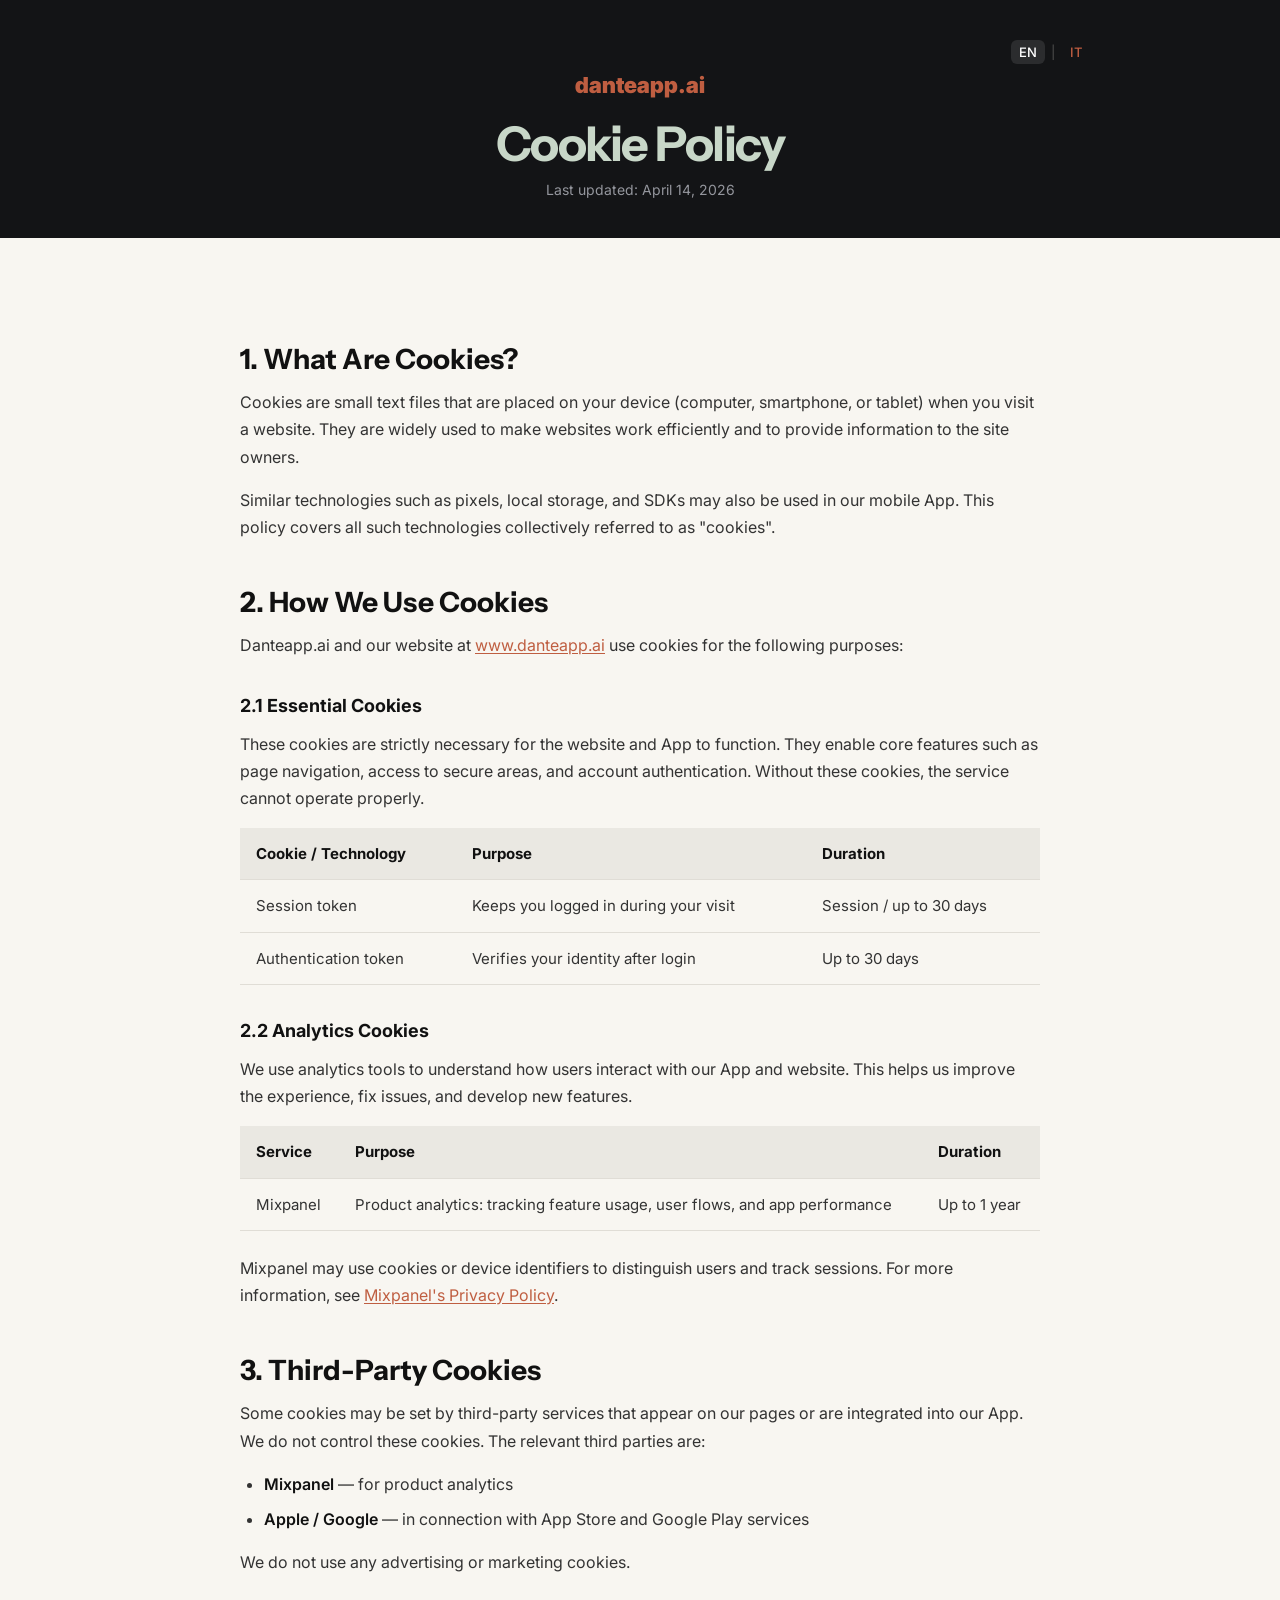
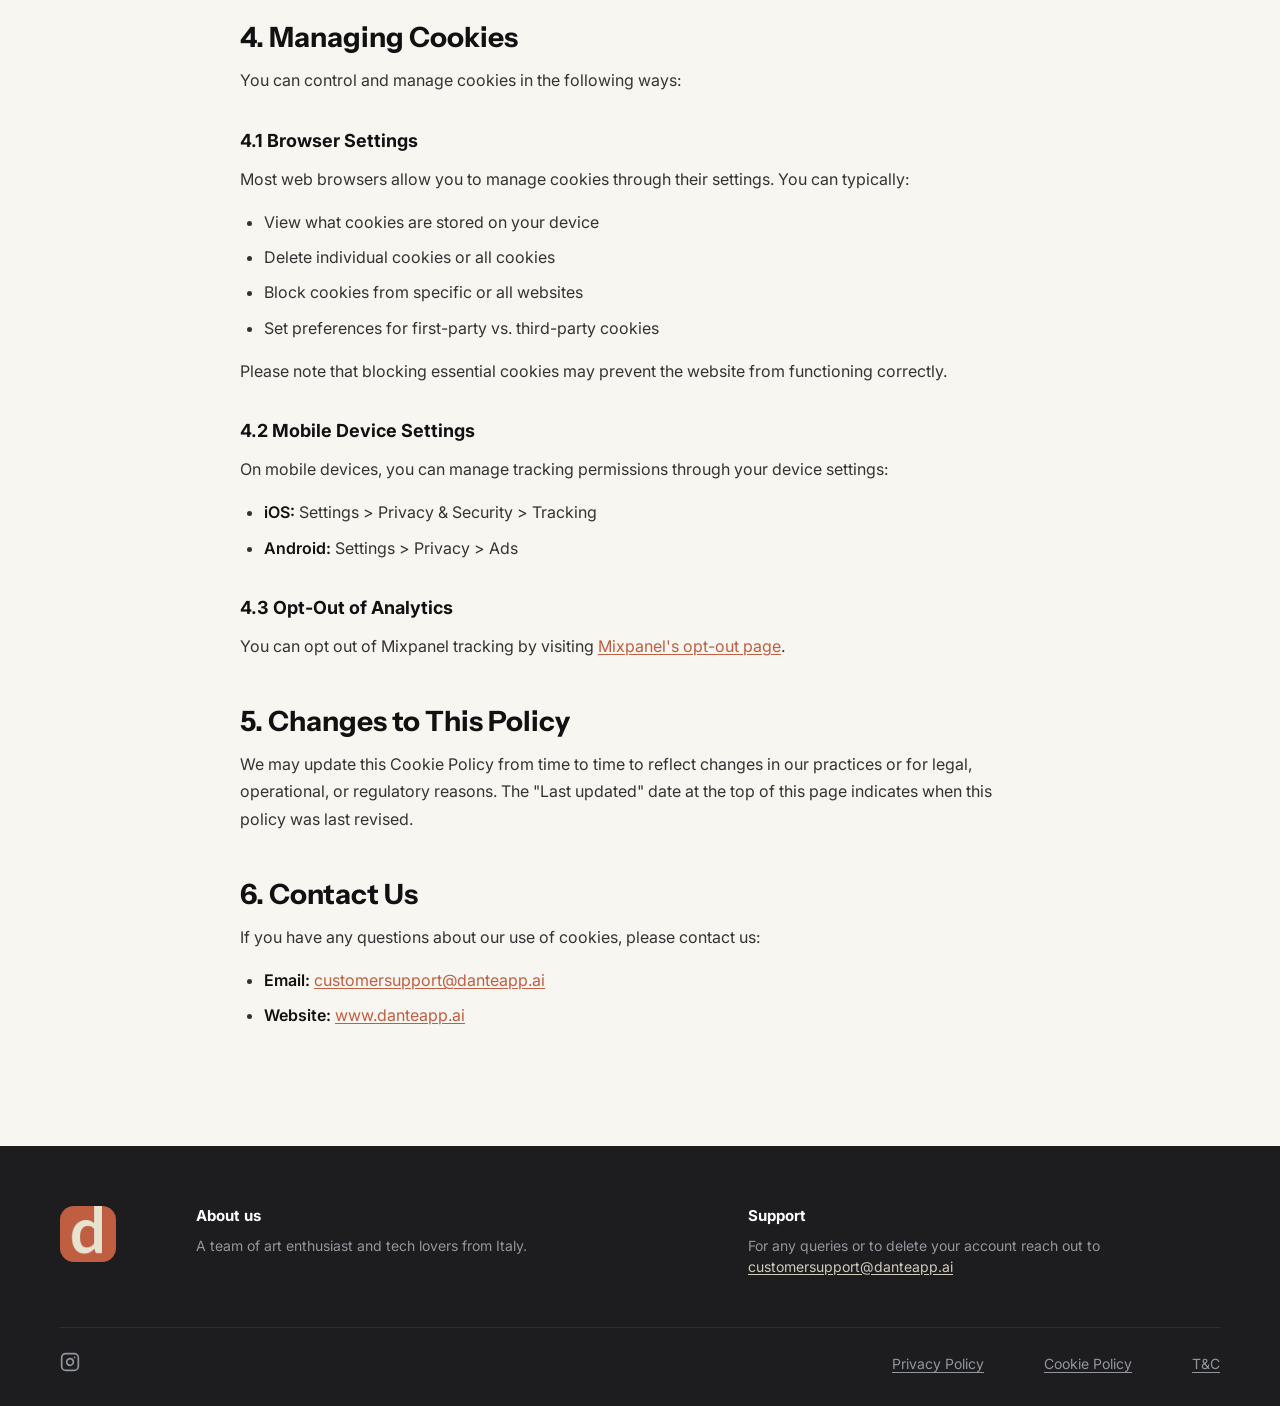
<file: it/cookie-policy.html>
<!DOCTYPE html>
<html lang="it">
<head>
  <meta charset="UTF-8">
  <meta name="viewport" content="width=device-width, initial-scale=1.0">
  <title>Cookie Policy - Danteapp.AI</title>
  <meta name="description" content="Cookie Policy di Danteapp.AI">
  <link rel="icon" type="image/png" href="../assets/icons/favicon.png">
  <link rel="preconnect" href="https://fonts.googleapis.com">
  <link rel="preconnect" href="https://fonts.gstatic.com" crossorigin>
  <link href="https://fonts.googleapis.com/css2?family=Instrument+Sans:wght@400;500;600;700&family=Inter:wght@400;500;600;700&family=Inter+Tight:wght@600&display=swap" rel="stylesheet">
  <link rel="stylesheet" href="../css/styles.css">
</head>
<body>

  <header class="policy-header">
    <div class="policy-header-inner">
      <div class="lang-bar">
        <div class="lang-toggle">
          <a href="../cookie-policy.html" onclick="localStorage.setItem('dante-lang','en')">EN</a>
          <span class="separator">|</span>
          <a href="cookie-policy.html" class="active" onclick="localStorage.setItem('dante-lang','it')">IT</a>
        </div>
      </div>
      <p class="hero-site-name"><a href="index.html">danteapp.ai</a></p>
      <h1>Cookie Policy</h1>
      <p class="policy-date">Ultimo aggiornamento: 14 aprile 2026</p>
    </div>
  </header>

  <main class="policy-body">
    <div class="policy-content">

      <h2>1. Cosa sono i cookie?</h2>
      <p>I cookie sono piccoli file di testo che vengono memorizzati sul tuo dispositivo (computer, smartphone o tablet) quando visiti un sito web. Sono ampiamente utilizzati per far funzionare i siti web in modo efficiente e per fornire informazioni ai proprietari del sito.</p>
      <p>Tecnologie simili come pixel, archiviazione locale e SDK possono essere utilizzate anche nella nostra App mobile. La presente policy copre tutte queste tecnologie, collettivamente denominate "cookie".</p>

      <h2>2. Come utilizziamo i cookie</h2>
      <p>Danteapp.ai e il nostro sito web <a href="https://www.danteapp.ai">www.danteapp.ai</a> utilizzano i cookie per le seguenti finalit&agrave;:</p>

      <h3>2.1 Cookie essenziali</h3>
      <p>Questi cookie sono strettamente necessari per il funzionamento del sito web e dell'App. Abilitano funzionalit&agrave; di base come la navigazione tra le pagine, l'accesso alle aree protette e l'autenticazione dell'account. Senza questi cookie, il servizio non pu&ograve; funzionare correttamente.</p>
      <table>
        <tr>
          <th>Cookie / Tecnologia</th>
          <th>Finalit&agrave;</th>
          <th>Durata</th>
        </tr>
        <tr>
          <td>Token di sessione</td>
          <td>Mantiene l'accesso durante la visita</td>
          <td>Sessione / fino a 30 giorni</td>
        </tr>
        <tr>
          <td>Token di autenticazione</td>
          <td>Verifica la tua identit&agrave; dopo il login</td>
          <td>Fino a 30 giorni</td>
        </tr>
      </table>

      <h3>2.2 Cookie analitici</h3>
      <p>Utilizziamo strumenti di analisi per comprendere come gli utenti interagiscono con la nostra App e il nostro sito web. Questo ci aiuta a migliorare l'esperienza, risolvere problemi e sviluppare nuove funzionalit&agrave;.</p>
      <table>
        <tr>
          <th>Servizio</th>
          <th>Finalit&agrave;</th>
          <th>Durata</th>
        </tr>
        <tr>
          <td>Mixpanel</td>
          <td>Analisi del prodotto: monitoraggio dell'utilizzo delle funzionalit&agrave;, flussi utente e prestazioni dell'app</td>
          <td>Fino a 1 anno</td>
        </tr>
      </table>
      <p>Mixpanel pu&ograve; utilizzare cookie o identificatori del dispositivo per distinguere gli utenti e tracciare le sessioni. Per maggiori informazioni, consulta la <a href="https://mixpanel.com/legal/privacy-policy/" target="_blank" rel="noopener">Privacy Policy di Mixpanel</a>.</p>

      <h2>3. Cookie di terze parti</h2>
      <p>Alcuni cookie possono essere impostati da servizi di terze parti presenti sulle nostre pagine o integrati nella nostra App. Non abbiamo il controllo su questi cookie. Le terze parti interessate sono:</p>
      <ul>
        <li><strong>Mixpanel</strong> &mdash; per l'analisi del prodotto</li>
        <li><strong>Apple / Google</strong> &mdash; in relazione ai servizi App Store e Google Play</li>
      </ul>
      <p>Non utilizziamo cookie pubblicitari o di marketing.</p>

      <h2>4. Gestione dei cookie</h2>
      <p>Puoi controllare e gestire i cookie nei seguenti modi:</p>

      <h3>4.1 Impostazioni del browser</h3>
      <p>La maggior parte dei browser web consente di gestire i cookie tramite le proprie impostazioni. In genere puoi:</p>
      <ul>
        <li>Visualizzare quali cookie sono memorizzati sul tuo dispositivo</li>
        <li>Eliminare singoli cookie o tutti i cookie</li>
        <li>Bloccare i cookie da siti web specifici o da tutti i siti</li>
        <li>Impostare preferenze per i cookie di prima parte e di terze parti</li>
      </ul>
      <p>Tieni presente che il blocco dei cookie essenziali potrebbe impedire il corretto funzionamento del sito web.</p>

      <h3>4.2 Impostazioni del dispositivo mobile</h3>
      <p>Sui dispositivi mobili, puoi gestire le autorizzazioni di tracciamento tramite le impostazioni del dispositivo:</p>
      <ul>
        <li><strong>iOS:</strong> Impostazioni &gt; Privacy e sicurezza &gt; Tracciamento</li>
        <li><strong>Android:</strong> Impostazioni &gt; Privacy &gt; Annunci</li>
      </ul>

      <h3>4.3 Disattivazione dell'analisi</h3>
      <p>Puoi disattivare il tracciamento di Mixpanel visitando la <a href="https://mixpanel.com/optout/" target="_blank" rel="noopener">pagina di opt-out di Mixpanel</a>.</p>

      <h2>5. Modifiche alla presente policy</h2>
      <p>Potremmo aggiornare la presente Cookie Policy di tanto in tanto per riflettere cambiamenti nelle nostre pratiche o per motivi legali, operativi o normativi. La data di "Ultimo aggiornamento" in cima a questa pagina indica quando la policy &egrave; stata rivista l'ultima volta.</p>

      <h2>6. Contattaci</h2>
      <p>Per qualsiasi domanda sull'utilizzo dei cookie, contattaci:</p>
      <ul>
        <li><strong>Email:</strong> <a href="mailto:customersupport@danteapp.ai">customersupport@danteapp.ai</a></li>
        <li><strong>Sito web:</strong> <a href="https://www.danteapp.ai">www.danteapp.ai</a></li>
      </ul>

    </div>
  </main>

  <footer class="footer">
    <div class="footer-top">
      <div class="footer-logo">
        <img src="../assets/icons/logo-1024.png" alt="Dante" class="footer-logo-img">
      </div>
      <div class="footer-about">
        <h4 class="footer-col-title">Chi siamo</h4>
        <p class="footer-col-text">Un team di appassionati d'arte e amanti della tecnologia dall'Italia.</p>
      </div>
      <div class="footer-support">
        <h4 class="footer-col-title">Supporto</h4>
        <p class="footer-col-text">Per qualsiasi richiesta o per eliminare il tuo account scrivi a <a href="mailto:customersupport@danteapp.ai">customersupport@danteapp.ai</a></p>
      </div>
    </div>
    <div class="footer-divider"></div>
    <div class="footer-bottom">
      <div class="footer-social">
        <a href="https://www.instagram.com/danteapp.ai/" target="_blank" rel="noopener" aria-label="Instagram">
          <svg viewBox="0 0 24 24" fill="none" stroke="currentColor" stroke-width="2" stroke-linecap="round" stroke-linejoin="round">
            <rect x="2" y="2" width="20" height="20" rx="5" ry="5"></rect>
            <path d="M16 11.37A4 4 0 1 1 12.63 8 4 4 0 0 1 16 11.37z"></path>
            <line x1="17.5" y1="6.5" x2="17.51" y2="6.5"></line>
          </svg>
        </a>
      </div>
      <div class="footer-links">
        <a href="privacy-policy.html">Privacy Policy</a>
        <a href="cookie-policy.html">Cookie Policy</a>
        <a href="terms-conditions.html">T&C</a>
      </div>
    </div>
  </footer>

  <script src="../js/lang.js"></script>
</body>
</html>
</file>
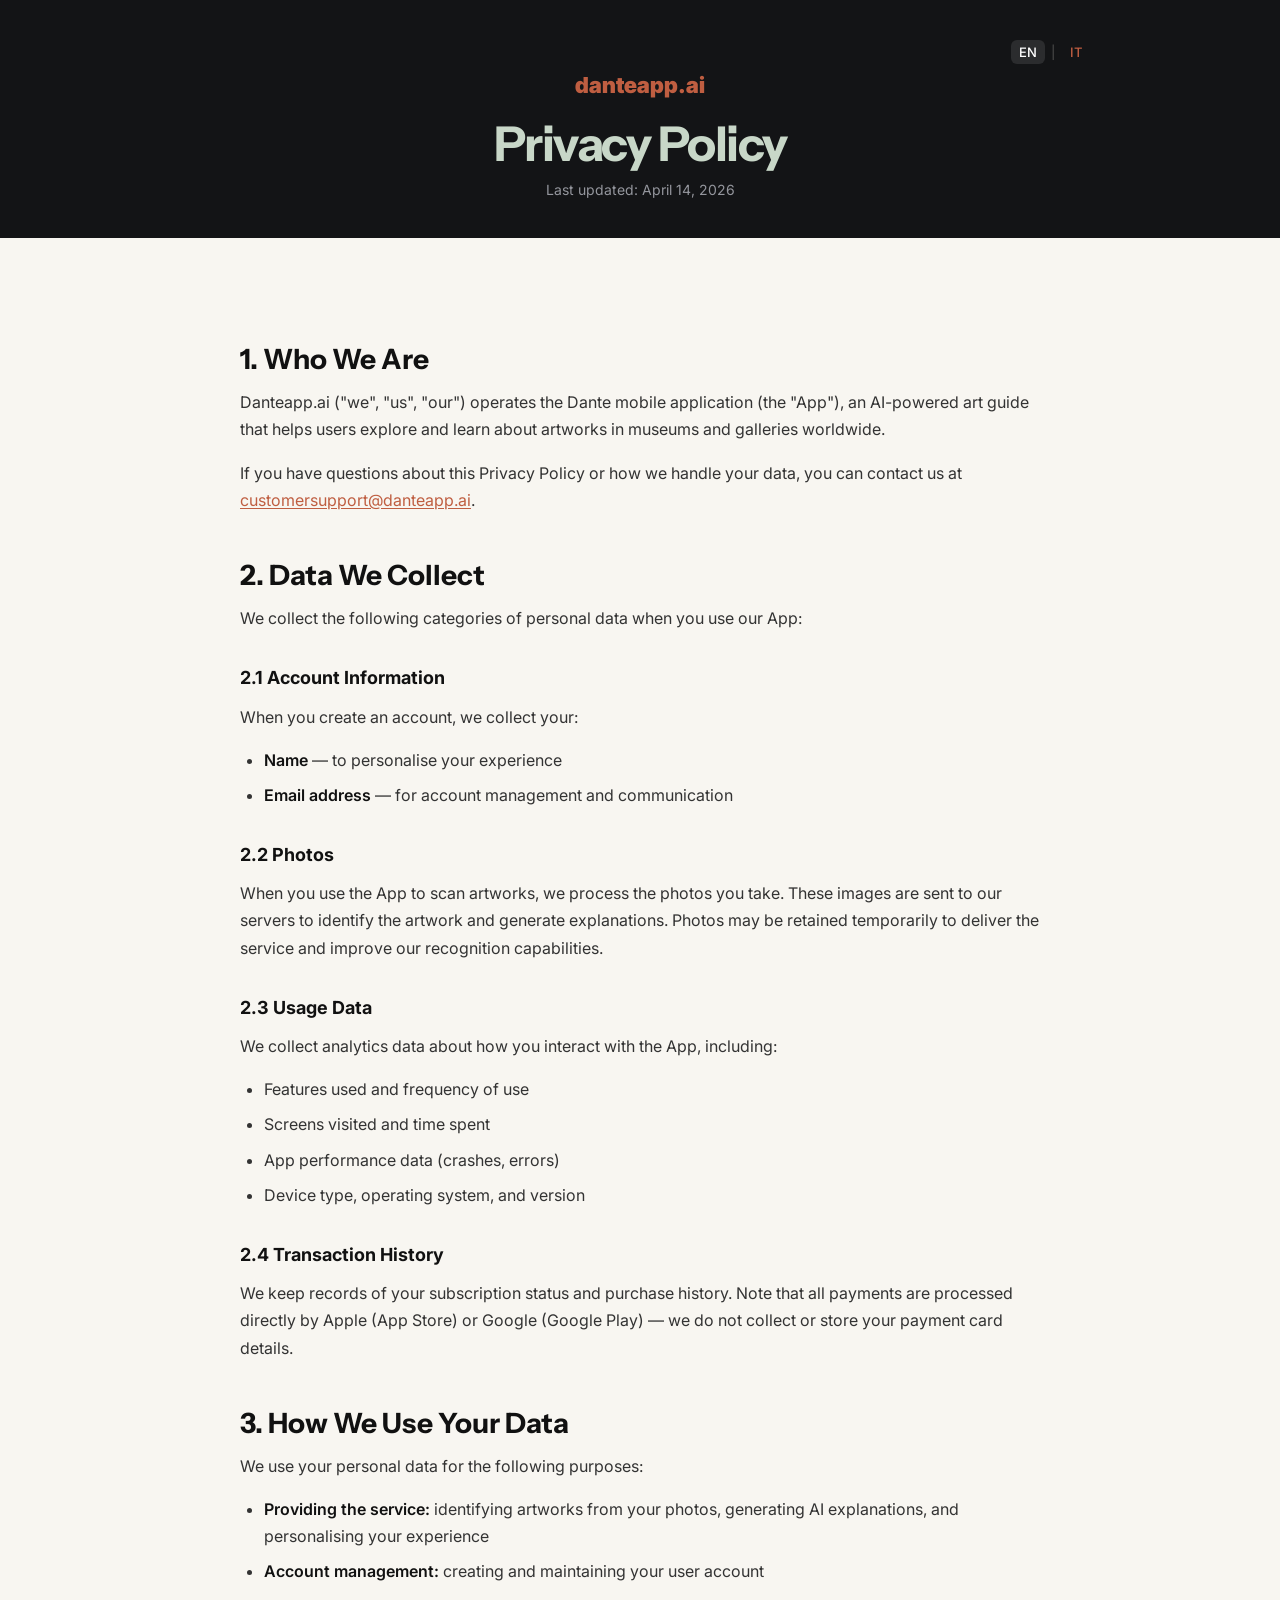
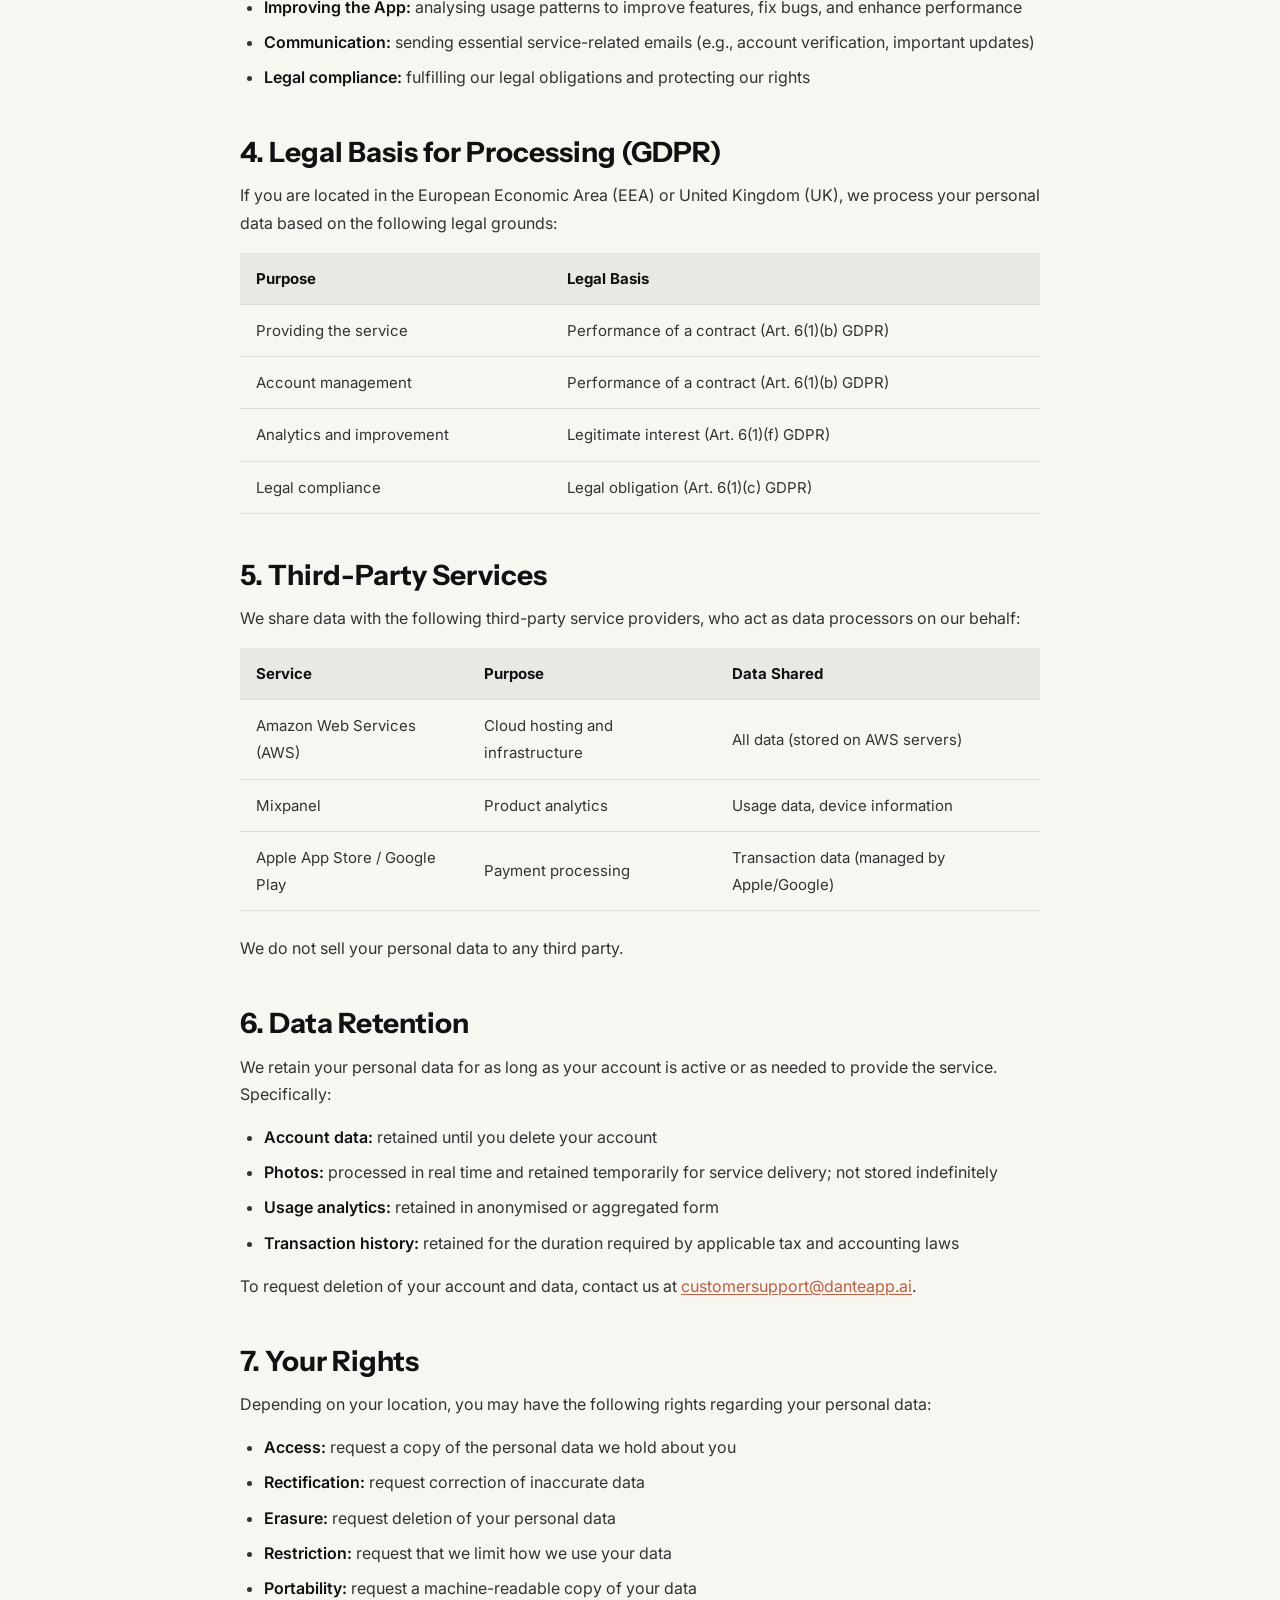
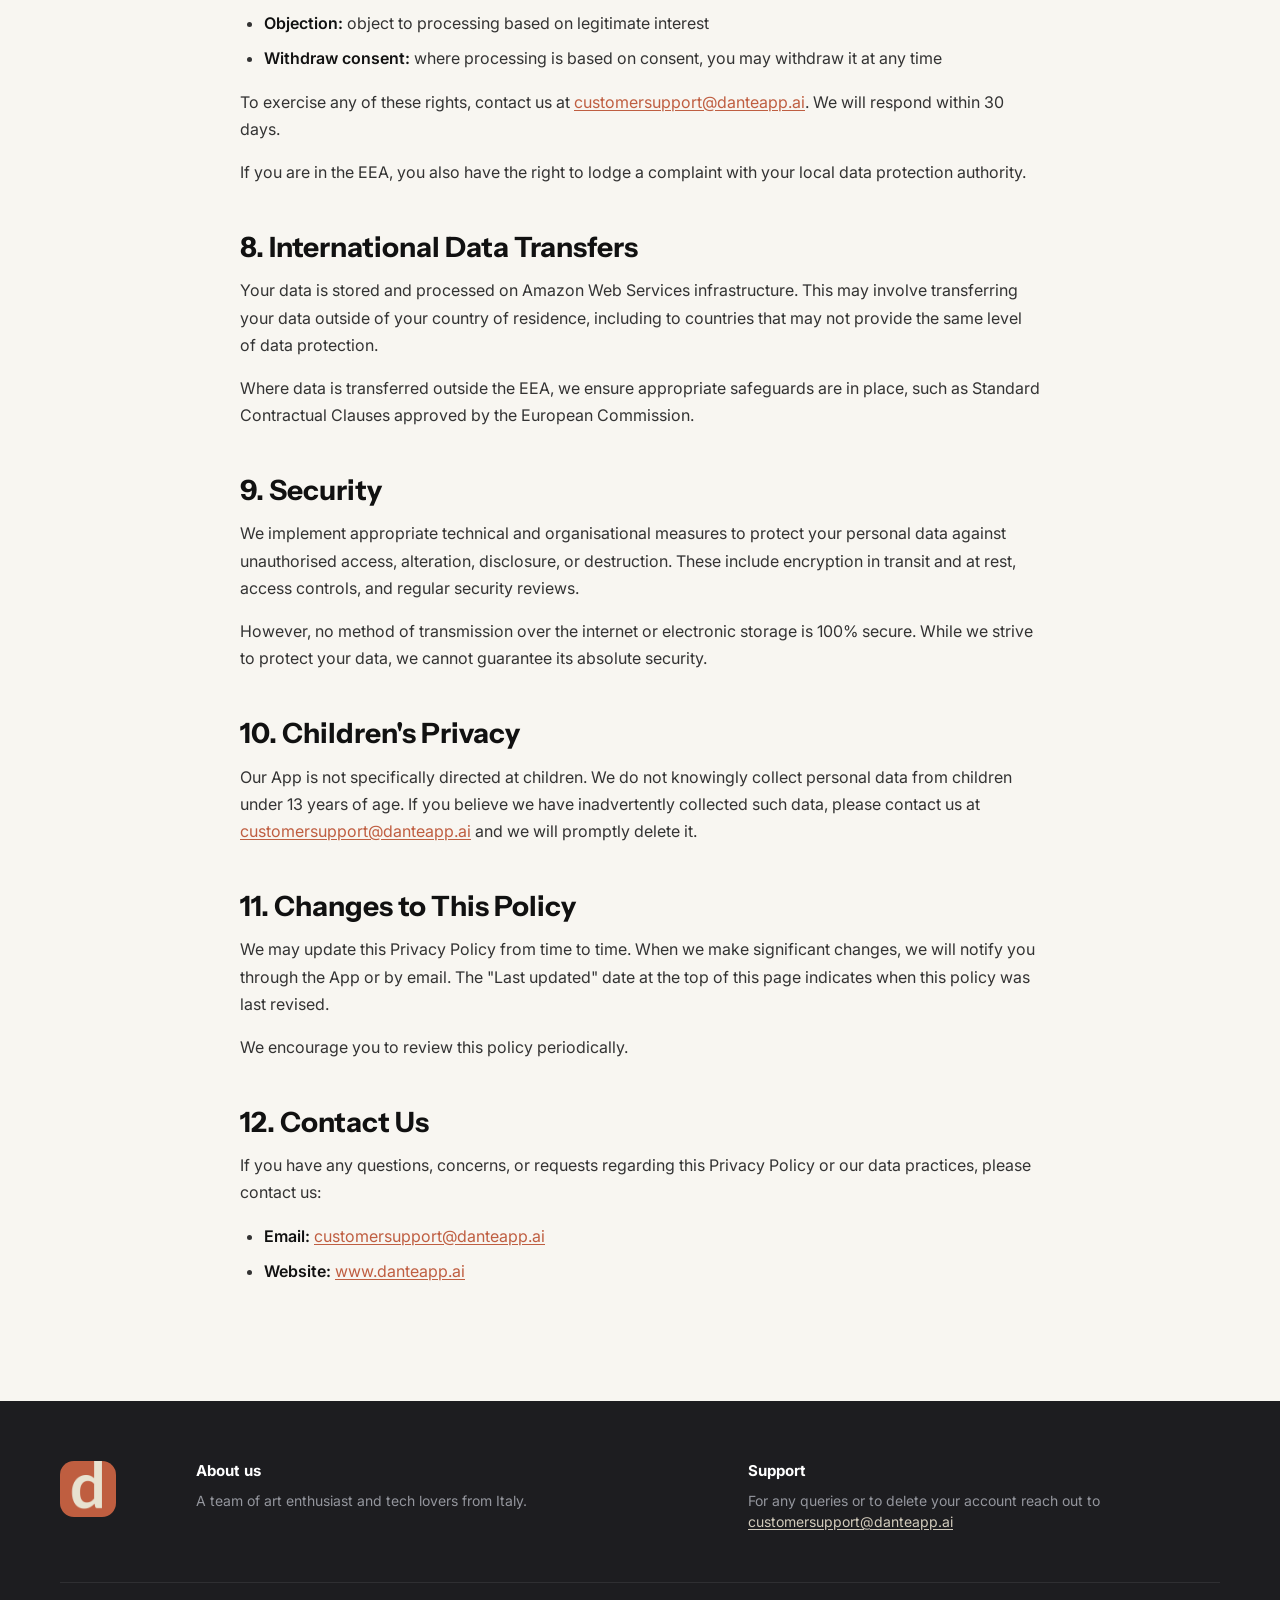
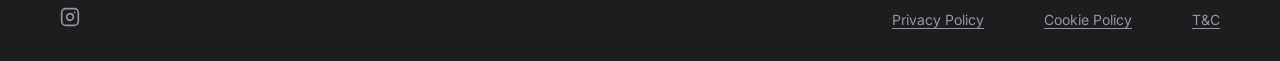
<file: it/privacy-policy.html>
<!DOCTYPE html>
<html lang="it">
<head>
  <meta charset="UTF-8">
  <meta name="viewport" content="width=device-width, initial-scale=1.0">
  <title>Privacy Policy - Danteapp.AI</title>
  <meta name="description" content="Informativa sulla Privacy di Danteapp.AI">
  <link rel="icon" type="image/png" href="../assets/icons/favicon.png">
  <link rel="preconnect" href="https://fonts.googleapis.com">
  <link rel="preconnect" href="https://fonts.gstatic.com" crossorigin>
  <link href="https://fonts.googleapis.com/css2?family=Instrument+Sans:wght@400;500;600;700&family=Inter:wght@400;500;600;700&family=Inter+Tight:wght@600&display=swap" rel="stylesheet">
  <link rel="stylesheet" href="../css/styles.css">
</head>
<body>

  <header class="policy-header">
    <div class="policy-header-inner">
      <div class="lang-bar">
        <div class="lang-toggle">
          <a href="../privacy-policy.html" onclick="localStorage.setItem('dante-lang','en')">EN</a>
          <span class="separator">|</span>
          <a href="privacy-policy.html" class="active" onclick="localStorage.setItem('dante-lang','it')">IT</a>
        </div>
      </div>
      <p class="hero-site-name"><a href="index.html">danteapp.ai</a></p>
      <h1>Informativa sulla Privacy</h1>
      <p class="policy-date">Ultimo aggiornamento: 14 aprile 2026</p>
    </div>
  </header>

  <main class="policy-body">
    <div class="policy-content">

      <h2>1. Chi siamo</h2>
      <p>Danteapp.ai ("noi", "ci", "nostro/a") gestisce l'applicazione mobile Dante (la "App"), una guida artistica basata sull'intelligenza artificiale che aiuta gli utenti a esplorare e conoscere le opere d'arte nei musei e nelle gallerie di tutto il mondo.</p>
      <p>Per qualsiasi domanda su questa Informativa sulla Privacy o su come trattiamo i tuoi dati, puoi contattarci all'indirizzo <a href="mailto:customersupport@danteapp.ai">customersupport@danteapp.ai</a>.</p>

      <h2>2. Dati che raccogliamo</h2>
      <p>Raccogliamo le seguenti categorie di dati personali quando utilizzi la nostra App:</p>

      <h3>2.1 Informazioni sull'account</h3>
      <p>Quando crei un account, raccogliamo:</p>
      <ul>
        <li><strong>Nome</strong> &mdash; per personalizzare la tua esperienza</li>
        <li><strong>Indirizzo email</strong> &mdash; per la gestione dell'account e le comunicazioni</li>
      </ul>

      <h3>2.2 Foto</h3>
      <p>Quando utilizzi l'App per scansionare opere d'arte, elaboriamo le foto che scatti. Queste immagini vengono inviate ai nostri server per identificare l'opera e generare spiegazioni. Le foto possono essere conservate temporaneamente per fornire il servizio e migliorare le nostre capacit&agrave; di riconoscimento.</p>

      <h3>2.3 Dati di utilizzo</h3>
      <p>Raccogliamo dati analitici su come interagisci con l'App, tra cui:</p>
      <ul>
        <li>Funzionalit&agrave; utilizzate e frequenza di utilizzo</li>
        <li>Schermate visitate e tempo trascorso</li>
        <li>Dati sulle prestazioni dell'App (arresti anomali, errori)</li>
        <li>Tipo di dispositivo, sistema operativo e versione</li>
      </ul>

      <h3>2.4 Cronologia delle transazioni</h3>
      <p>Conserviamo i registri dello stato del tuo abbonamento e della cronologia degli acquisti. Tieni presente che tutti i pagamenti sono elaborati direttamente da Apple (App Store) o Google (Google Play) &mdash; non raccogliamo n&eacute; memorizziamo i dati della tua carta di pagamento.</p>

      <h2>3. Come utilizziamo i tuoi dati</h2>
      <p>Utilizziamo i tuoi dati personali per le seguenti finalit&agrave;:</p>
      <ul>
        <li><strong>Fornitura del servizio:</strong> identificazione delle opere d'arte dalle tue foto, generazione di spiegazioni tramite IA e personalizzazione della tua esperienza</li>
        <li><strong>Gestione dell'account:</strong> creazione e mantenimento del tuo account utente</li>
        <li><strong>Miglioramento dell'App:</strong> analisi dei modelli di utilizzo per migliorare le funzionalit&agrave;, correggere bug e ottimizzare le prestazioni</li>
        <li><strong>Comunicazioni:</strong> invio di email essenziali relative al servizio (ad es. verifica dell'account, aggiornamenti importanti)</li>
        <li><strong>Conformit&agrave; legale:</strong> adempimento dei nostri obblighi di legge e tutela dei nostri diritti</li>
      </ul>

      <h2>4. Base giuridica del trattamento (GDPR)</h2>
      <p>Se ti trovi nello Spazio Economico Europeo (SEE) o nel Regno Unito (UK), trattiamo i tuoi dati personali sulla base dei seguenti fondamenti giuridici:</p>
      <table>
        <tr>
          <th>Finalit&agrave;</th>
          <th>Base giuridica</th>
        </tr>
        <tr>
          <td>Fornitura del servizio</td>
          <td>Esecuzione di un contratto (Art. 6(1)(b) GDPR)</td>
        </tr>
        <tr>
          <td>Gestione dell'account</td>
          <td>Esecuzione di un contratto (Art. 6(1)(b) GDPR)</td>
        </tr>
        <tr>
          <td>Analisi e miglioramento</td>
          <td>Interesse legittimo (Art. 6(1)(f) GDPR)</td>
        </tr>
        <tr>
          <td>Conformit&agrave; legale</td>
          <td>Obbligo legale (Art. 6(1)(c) GDPR)</td>
        </tr>
      </table>

      <h2>5. Servizi di terze parti</h2>
      <p>Condividiamo i dati con i seguenti fornitori di servizi terzi, che agiscono come responsabili del trattamento per nostro conto:</p>
      <table>
        <tr>
          <th>Servizio</th>
          <th>Finalit&agrave;</th>
          <th>Dati condivisi</th>
        </tr>
        <tr>
          <td>Amazon Web Services (AWS)</td>
          <td>Hosting cloud e infrastruttura</td>
          <td>Tutti i dati (archiviati sui server AWS)</td>
        </tr>
        <tr>
          <td>Mixpanel</td>
          <td>Analisi del prodotto</td>
          <td>Dati di utilizzo, informazioni sul dispositivo</td>
        </tr>
        <tr>
          <td>Apple App Store / Google Play</td>
          <td>Elaborazione dei pagamenti</td>
          <td>Dati delle transazioni (gestiti da Apple/Google)</td>
        </tr>
      </table>
      <p>Non vendiamo i tuoi dati personali a terzi.</p>

      <h2>6. Conservazione dei dati</h2>
      <p>Conserviamo i tuoi dati personali per tutto il tempo in cui il tuo account &egrave; attivo o per il tempo necessario a fornire il servizio. Nello specifico:</p>
      <ul>
        <li><strong>Dati dell'account:</strong> conservati fino alla cancellazione dell'account</li>
        <li><strong>Foto:</strong> elaborate in tempo reale e conservate temporaneamente per l'erogazione del servizio; non vengono archiviate a tempo indeterminato</li>
        <li><strong>Analisi di utilizzo:</strong> conservate in forma anonimizzata o aggregata</li>
        <li><strong>Cronologia delle transazioni:</strong> conservata per il periodo richiesto dalle leggi fiscali e contabili applicabili</li>
      </ul>
      <p>Per richiedere la cancellazione del tuo account e dei tuoi dati, contattaci all'indirizzo <a href="mailto:customersupport@danteapp.ai">customersupport@danteapp.ai</a>.</p>

      <h2>7. I tuoi diritti</h2>
      <p>A seconda della tua posizione geografica, potresti avere i seguenti diritti riguardo ai tuoi dati personali:</p>
      <ul>
        <li><strong>Accesso:</strong> richiedere una copia dei dati personali che conserviamo su di te</li>
        <li><strong>Rettifica:</strong> richiedere la correzione di dati inesatti</li>
        <li><strong>Cancellazione:</strong> richiedere l'eliminazione dei tuoi dati personali</li>
        <li><strong>Limitazione:</strong> richiedere che limitiamo l'uso dei tuoi dati</li>
        <li><strong>Portabilit&agrave;:</strong> richiedere una copia dei tuoi dati in formato leggibile da dispositivo automatico</li>
        <li><strong>Opposizione:</strong> opporsi al trattamento basato sull'interesse legittimo</li>
        <li><strong>Revoca del consenso:</strong> laddove il trattamento sia basato sul consenso, puoi revocarlo in qualsiasi momento</li>
      </ul>
      <p>Per esercitare uno qualsiasi di questi diritti, contattaci all'indirizzo <a href="mailto:customersupport@danteapp.ai">customersupport@danteapp.ai</a>. Risponderemo entro 30 giorni.</p>
      <p>Se ti trovi nel SEE, hai anche il diritto di presentare un reclamo presso la tua autorit&agrave; locale per la protezione dei dati.</p>

      <h2>8. Trasferimenti internazionali di dati</h2>
      <p>I tuoi dati sono archiviati ed elaborati sull'infrastruttura di Amazon Web Services. Ci&ograve; potrebbe comportare il trasferimento dei tuoi dati al di fuori del tuo paese di residenza, inclusi paesi che potrebbero non garantire lo stesso livello di protezione dei dati.</p>
      <p>Quando i dati vengono trasferiti al di fuori del SEE, ci assicuriamo che siano in atto adeguate garanzie, come le Clausole Contrattuali Standard approvate dalla Commissione Europea.</p>

      <h2>9. Sicurezza</h2>
      <p>Implementiamo misure tecniche e organizzative adeguate per proteggere i tuoi dati personali da accessi non autorizzati, alterazioni, divulgazioni o distruzioni. Queste includono la crittografia in transito e a riposo, i controlli degli accessi e revisioni periodiche della sicurezza.</p>
      <p>Tuttavia, nessun metodo di trasmissione via internet o di archiviazione elettronica &egrave; sicuro al 100%. Pur impegnandoci a proteggere i tuoi dati, non possiamo garantirne la sicurezza assoluta.</p>

      <h2>10. Privacy dei minori</h2>
      <p>La nostra App non &egrave; specificamente rivolta ai minori. Non raccogliamo consapevolmente dati personali di minori di 13 anni. Se ritieni che abbiamo raccolto involontariamente tali dati, contattaci all'indirizzo <a href="mailto:customersupport@danteapp.ai">customersupport@danteapp.ai</a> e provvederemo tempestivamente alla loro eliminazione.</p>

      <h2>11. Modifiche a questa informativa</h2>
      <p>Potremmo aggiornare questa Informativa sulla Privacy di tanto in tanto. In caso di modifiche significative, ti avviseremo tramite l'App o via email. La data di "Ultimo aggiornamento" in cima a questa pagina indica quando questa informativa &egrave; stata rivista l'ultima volta.</p>
      <p>Ti invitiamo a consultare periodicamente questa informativa.</p>

      <h2>12. Contattaci</h2>
      <p>Per qualsiasi domanda, dubbio o richiesta riguardante questa Informativa sulla Privacy o le nostre pratiche in materia di dati, contattaci:</p>
      <ul>
        <li><strong>Email:</strong> <a href="mailto:customersupport@danteapp.ai">customersupport@danteapp.ai</a></li>
        <li><strong>Sito web:</strong> <a href="https://www.danteapp.ai">www.danteapp.ai</a></li>
      </ul>

    </div>
  </main>

  <footer class="footer">
    <div class="footer-top">
      <div class="footer-logo">
        <img src="../assets/icons/logo-1024.png" alt="Dante" class="footer-logo-img">
      </div>
      <div class="footer-about">
        <h4 class="footer-col-title">Chi siamo</h4>
        <p class="footer-col-text">Un team di appassionati d'arte e amanti della tecnologia dall'Italia.</p>
      </div>
      <div class="footer-support">
        <h4 class="footer-col-title">Supporto</h4>
        <p class="footer-col-text">Per qualsiasi richiesta o per eliminare il tuo account contattaci a <a href="mailto:customersupport@danteapp.ai">customersupport@danteapp.ai</a></p>
      </div>
    </div>
    <div class="footer-divider"></div>
    <div class="footer-bottom">
      <div class="footer-social">
        <a href="https://www.instagram.com/danteapp.ai/" target="_blank" rel="noopener" aria-label="Instagram">
          <svg viewBox="0 0 24 24" fill="none" stroke="currentColor" stroke-width="2" stroke-linecap="round" stroke-linejoin="round">
            <rect x="2" y="2" width="20" height="20" rx="5" ry="5"></rect>
            <path d="M16 11.37A4 4 0 1 1 12.63 8 4 4 0 0 1 16 11.37z"></path>
            <line x1="17.5" y1="6.5" x2="17.51" y2="6.5"></line>
          </svg>
        </a>
      </div>
      <div class="footer-links">
        <a href="privacy-policy.html">Privacy Policy</a>
        <a href="cookie-policy.html">Cookie Policy</a>
        <a href="terms-conditions.html">T&C</a>
      </div>
    </div>
  </footer>

  <script src="../js/lang.js"></script>
</body>
</html>
</file>
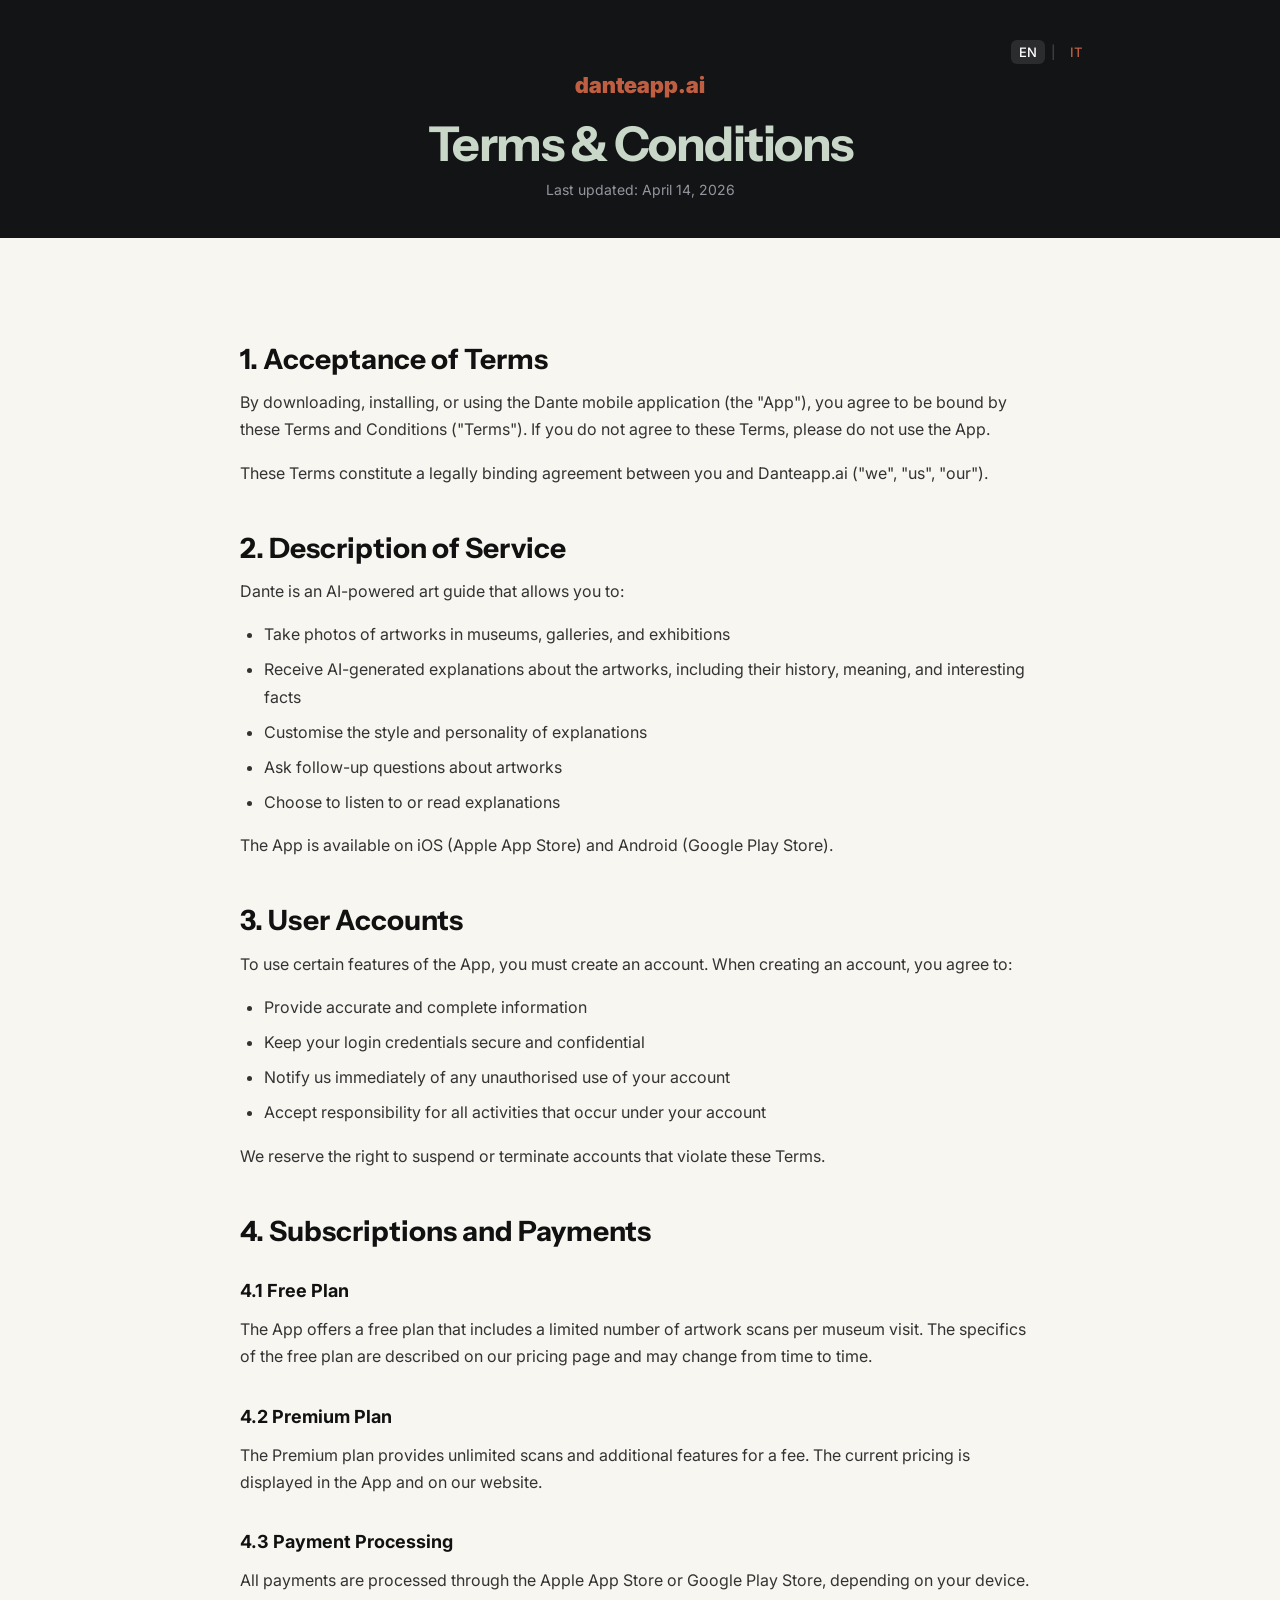
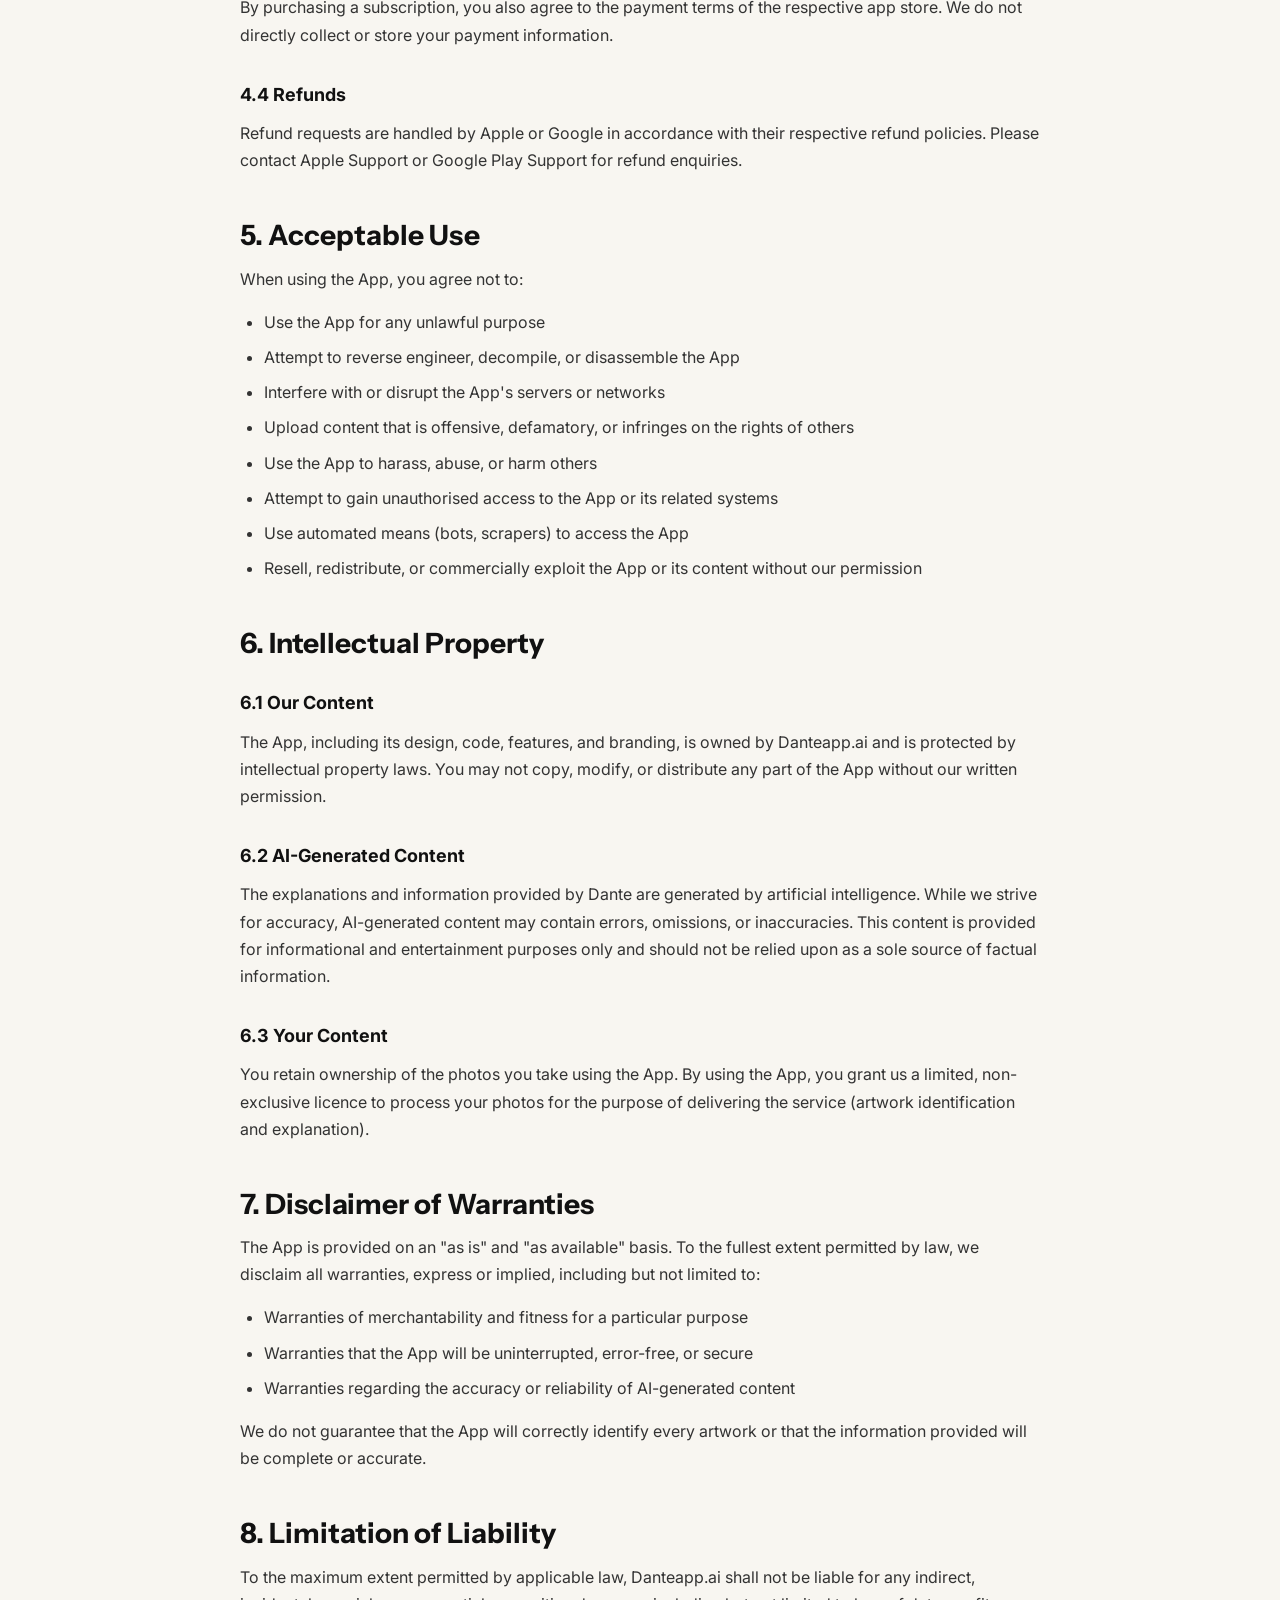
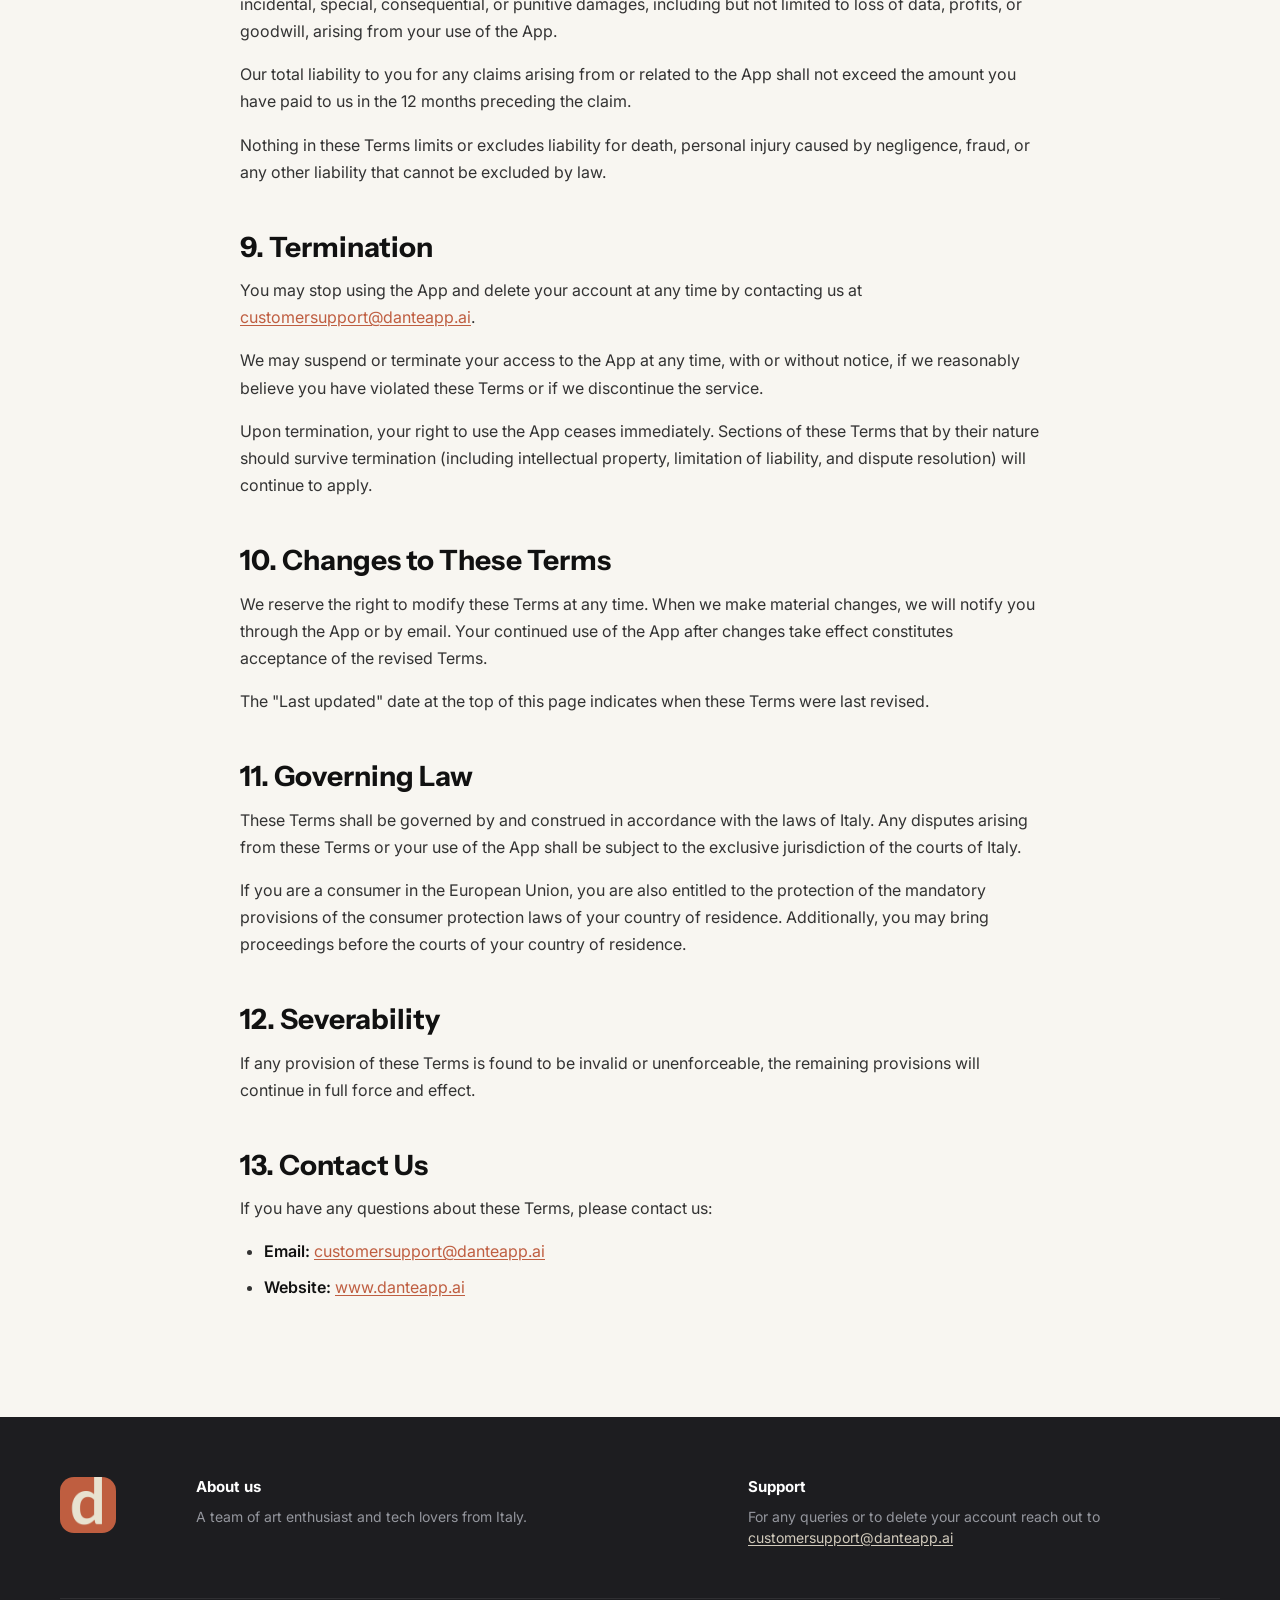
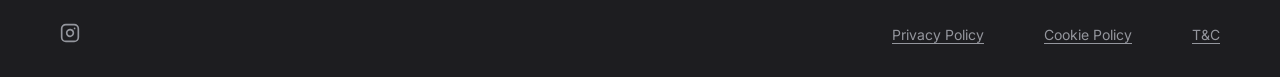
<file: it/terms-conditions.html>
<!DOCTYPE html>
<html lang="it">
<head>
  <meta charset="UTF-8">
  <meta name="viewport" content="width=device-width, initial-scale=1.0">
  <title>Termini e Condizioni - Danteapp.AI</title>
  <meta name="description" content="Termini e Condizioni di Danteapp.AI">
  <link rel="icon" type="image/png" href="../assets/icons/favicon.png">
  <link rel="preconnect" href="https://fonts.googleapis.com">
  <link rel="preconnect" href="https://fonts.gstatic.com" crossorigin>
  <link href="https://fonts.googleapis.com/css2?family=Instrument+Sans:wght@400;500;600;700&family=Inter:wght@400;500;600;700&family=Inter+Tight:wght@600&display=swap" rel="stylesheet">
  <link rel="stylesheet" href="../css/styles.css">
</head>
<body>

  <header class="policy-header">
    <div class="policy-header-inner">
      <div class="lang-bar">
        <div class="lang-toggle">
          <a href="../terms-conditions.html" onclick="localStorage.setItem('dante-lang','en')">EN</a>
          <span class="separator">|</span>
          <a href="terms-conditions.html" class="active" onclick="localStorage.setItem('dante-lang','it')">IT</a>
        </div>
      </div>
      <p class="hero-site-name"><a href="index.html">danteapp.ai</a></p>
      <h1>Termini e Condizioni</h1>
      <p class="policy-date">Ultimo aggiornamento: 14 aprile 2026</p>
    </div>
  </header>

  <main class="policy-body">
    <div class="policy-content">

      <h2>1. Accettazione dei Termini</h2>
      <p>Scaricando, installando o utilizzando l'applicazione mobile Dante (l'"App"), accetti di essere vincolato dai presenti Termini e Condizioni ("Termini"). Se non accetti i presenti Termini, ti preghiamo di non utilizzare l'App.</p>
      <p>I presenti Termini costituiscono un accordo legalmente vincolante tra te e Danteapp.ai ("noi", "ci", "nostro").</p>

      <h2>2. Descrizione del Servizio</h2>
      <p>Dante è una guida artistica basata sull'intelligenza artificiale che ti consente di:</p>
      <ul>
        <li>Scattare foto di opere d'arte in musei, gallerie e mostre</li>
        <li>Ricevere spiegazioni generate dall'IA sulle opere d'arte, inclusa la loro storia, il significato e curiosità interessanti</li>
        <li>Personalizzare lo stile e la personalità delle spiegazioni</li>
        <li>Porre domande di approfondimento sulle opere d'arte</li>
        <li>Scegliere se ascoltare o leggere le spiegazioni</li>
      </ul>
      <p>L'App è disponibile su iOS (Apple App Store) e Android (Google Play Store).</p>

      <h2>3. Account Utente</h2>
      <p>Per utilizzare alcune funzionalità dell'App, è necessario creare un account. Creando un account, accetti di:</p>
      <ul>
        <li>Fornire informazioni accurate e complete</li>
        <li>Mantenere le tue credenziali di accesso sicure e riservate</li>
        <li>Informarci immediatamente di qualsiasi utilizzo non autorizzato del tuo account</li>
        <li>Accettare la responsabilità di tutte le attività che si verificano sotto il tuo account</li>
      </ul>
      <p>Ci riserviamo il diritto di sospendere o chiudere gli account che violano i presenti Termini.</p>

      <h2>4. Abbonamenti e Pagamenti</h2>
      <h3>4.1 Piano Gratuito</h3>
      <p>L'App offre un piano gratuito che include un numero limitato di scansioni di opere d'arte per visita al museo. I dettagli del piano gratuito sono descritti nella nostra pagina dei prezzi e possono variare di volta in volta.</p>

      <h3>4.2 Piano Premium</h3>
      <p>Il piano Premium offre scansioni illimitate e funzionalità aggiuntive a pagamento. I prezzi attuali sono visualizzati nell'App e sul nostro sito web.</p>

      <h3>4.3 Elaborazione dei Pagamenti</h3>
      <p>Tutti i pagamenti vengono elaborati tramite l'Apple App Store o il Google Play Store, a seconda del tuo dispositivo. Acquistando un abbonamento, accetti anche i termini di pagamento del rispettivo app store. Non raccogliamo né conserviamo direttamente le tue informazioni di pagamento.</p>

      <h3>4.4 Rimborsi</h3>
      <p>Le richieste di rimborso sono gestite da Apple o Google in conformità con le rispettive politiche di rimborso. Ti preghiamo di contattare il Supporto Apple o il Supporto Google Play per richieste di rimborso.</p>

      <h2>5. Uso Accettabile</h2>
      <p>Utilizzando l'App, accetti di non:</p>
      <ul>
        <li>Utilizzare l'App per scopi illeciti</li>
        <li>Tentare di decompilare, disassemblare o eseguire il reverse engineering dell'App</li>
        <li>Interferire con o interrompere i server o le reti dell'App</li>
        <li>Caricare contenuti offensivi, diffamatori o che violano i diritti di terzi</li>
        <li>Utilizzare l'App per molestare, abusare o danneggiare altri</li>
        <li>Tentare di ottenere accesso non autorizzato all'App o ai suoi sistemi correlati</li>
        <li>Utilizzare mezzi automatizzati (bot, scraper) per accedere all'App</li>
        <li>Rivendere, ridistribuire o sfruttare commercialmente l'App o i suoi contenuti senza il nostro permesso</li>
      </ul>

      <h2>6. Proprietà Intellettuale</h2>
      <h3>6.1 I Nostri Contenuti</h3>
      <p>L'App, inclusi il suo design, codice, funzionalità e branding, è di proprietà di Danteapp.ai ed è protetta dalle leggi sulla proprietà intellettuale. Non è consentito copiare, modificare o distribuire alcuna parte dell'App senza il nostro permesso scritto.</p>

      <h3>6.2 Contenuti Generati dall'IA</h3>
      <p>Le spiegazioni e le informazioni fornite da Dante sono generate dall'intelligenza artificiale. Sebbene ci impegniamo per garantire l'accuratezza, i contenuti generati dall'IA possono contenere errori, omissioni o imprecisioni. Questi contenuti sono forniti esclusivamente a scopo informativo e di intrattenimento e non devono essere considerati come unica fonte di informazioni fattuali.</p>

      <h3>6.3 I Tuoi Contenuti</h3>
      <p>Mantieni la proprietà delle foto che scatti utilizzando l'App. Utilizzando l'App, ci concedi una licenza limitata e non esclusiva per elaborare le tue foto al fine di fornire il servizio (identificazione e spiegazione delle opere d'arte).</p>

      <h2>7. Esclusione di Garanzie</h2>
      <p>L'App è fornita "così com'è" e "come disponibile". Nella misura massima consentita dalla legge, decliniamo tutte le garanzie, esplicite o implicite, incluse ma non limitate a:</p>
      <ul>
        <li>Garanzie di commerciabilità e idoneità per uno scopo particolare</li>
        <li>Garanzie che l'App sarà ininterrotta, priva di errori o sicura</li>
        <li>Garanzie relative all'accuratezza o all'affidabilità dei contenuti generati dall'IA</li>
      </ul>
      <p>Non garantiamo che l'App identifichi correttamente ogni opera d'arte o che le informazioni fornite siano complete o accurate.</p>

      <h2>8. Limitazione di Responsabilità</h2>
      <p>Nella misura massima consentita dalla legge applicabile, Danteapp.ai non sarà responsabile per danni indiretti, incidentali, speciali, consequenziali o punitivi, inclusi ma non limitati a perdita di dati, profitti o avviamento, derivanti dall'utilizzo dell'App.</p>
      <p>La nostra responsabilità totale nei tuoi confronti per qualsiasi reclamo derivante da o correlato all'App non supererà l'importo che ci hai pagato nei 12 mesi precedenti il reclamo.</p>
      <p>Nulla nei presenti Termini limita o esclude la responsabilità per morte, lesioni personali causate da negligenza, frode o qualsiasi altra responsabilità che non può essere esclusa per legge.</p>

      <h2>9. Risoluzione</h2>
      <p>Puoi interrompere l'utilizzo dell'App e cancellare il tuo account in qualsiasi momento contattandoci all'indirizzo <a href="mailto:customersupport@danteapp.ai">customersupport@danteapp.ai</a>.</p>
      <p>Possiamo sospendere o terminare il tuo accesso all'App in qualsiasi momento, con o senza preavviso, se riteniamo ragionevolmente che tu abbia violato i presenti Termini o se interrompiamo il servizio.</p>
      <p>Al momento della risoluzione, il tuo diritto di utilizzare l'App cessa immediatamente. Le sezioni dei presenti Termini che per loro natura dovrebbero sopravvivere alla risoluzione (incluse proprietà intellettuale, limitazione di responsabilità e risoluzione delle controversie) continueranno ad applicarsi.</p>

      <h2>10. Modifiche ai Presenti Termini</h2>
      <p>Ci riserviamo il diritto di modificare i presenti Termini in qualsiasi momento. Quando apportiamo modifiche sostanziali, ti informeremo tramite l'App o via email. Il tuo uso continuato dell'App dopo l'entrata in vigore delle modifiche costituisce accettazione dei Termini aggiornati.</p>
      <p>La data di "Ultimo aggiornamento" in cima a questa pagina indica quando i presenti Termini sono stati revisionati l'ultima volta.</p>

      <h2>11. Legge Applicabile</h2>
      <p>I presenti Termini sono regolati e interpretati in conformità con le leggi italiane. Qualsiasi controversia derivante dai presenti Termini o dall'utilizzo dell'App sarà soggetta alla giurisdizione esclusiva dei tribunali italiani.</p>
      <p>Se sei un consumatore nell'Unione Europea, hai anche diritto alla protezione delle disposizioni obbligatorie delle leggi a tutela dei consumatori del tuo paese di residenza. Inoltre, puoi avviare procedimenti legali dinanzi ai tribunali del tuo paese di residenza.</p>

      <h2>12. Separabilità</h2>
      <p>Se una qualsiasi disposizione dei presenti Termini viene ritenuta invalida o inapplicabile, le restanti disposizioni rimarranno pienamente in vigore ed efficaci.</p>

      <h2>13. Contattaci</h2>
      <p>Per qualsiasi domanda sui presenti Termini, contattaci:</p>
      <ul>
        <li><strong>Email:</strong> <a href="mailto:customersupport@danteapp.ai">customersupport@danteapp.ai</a></li>
        <li><strong>Sito web:</strong> <a href="https://www.danteapp.ai">www.danteapp.ai</a></li>
      </ul>

    </div>
  </main>

  <footer class="footer">
    <div class="footer-top">
      <div class="footer-logo">
        <img src="../assets/icons/logo-1024.png" alt="Dante" class="footer-logo-img">
      </div>
      <div class="footer-about">
        <h4 class="footer-col-title">Chi siamo</h4>
        <p class="footer-col-text">Un team di appassionati d'arte e amanti della tecnologia dall'Italia.</p>
      </div>
      <div class="footer-support">
        <h4 class="footer-col-title">Supporto</h4>
        <p class="footer-col-text">Per qualsiasi domanda o per eliminare il tuo account scrivi a <a href="mailto:customersupport@danteapp.ai">customersupport@danteapp.ai</a></p>
      </div>
    </div>
    <div class="footer-divider"></div>
    <div class="footer-bottom">
      <div class="footer-social">
        <a href="https://www.instagram.com/danteapp.ai/" target="_blank" rel="noopener" aria-label="Instagram">
          <svg viewBox="0 0 24 24" fill="none" stroke="currentColor" stroke-width="2" stroke-linecap="round" stroke-linejoin="round">
            <rect x="2" y="2" width="20" height="20" rx="5" ry="5"></rect>
            <path d="M16 11.37A4 4 0 1 1 12.63 8 4 4 0 0 1 16 11.37z"></path>
            <line x1="17.5" y1="6.5" x2="17.51" y2="6.5"></line>
          </svg>
        </a>
      </div>
      <div class="footer-links">
        <a href="privacy-policy.html">Privacy Policy</a>
        <a href="cookie-policy.html">Cookie Policy</a>
        <a href="terms-conditions.html">T&C</a>
      </div>
    </div>
  </footer>

  <script src="../js/lang.js"></script>
</body>
</html>
</file>
<file: css/styles.css>
/* ===== Reset & Base ===== */
*, *::before, *::after {
  margin: 0;
  padding: 0;
  box-sizing: border-box;
}

html {
  scroll-behavior: smooth;
  -webkit-font-smoothing: antialiased;
  -moz-osx-font-smoothing: grayscale;
}

body {
  font-family: 'Inter', sans-serif;
  background-color: #131518;
  color: #fff;
  overflow-x: hidden;
}

a {
  text-decoration: none;
  color: inherit;
}

img {
  max-width: 100%;
  height: auto;
  display: block;
}

button {
  border: none;
  cursor: pointer;
  font-family: inherit;
}

/* ===== Typography ===== */
.font-instrument {
  font-family: 'Instrument Sans', sans-serif;
}

.font-inter {
  font-family: 'Inter', sans-serif;
}

.font-inter-tight {
  font-family: 'Inter Tight', sans-serif;
}

/* ===== Language Toggle ===== */
.lang-bar {
  width: 100%;
  display: flex;
  justify-content: flex-end;
  align-items: center;
  margin-bottom: 8px;
}

.audience-link {
  margin-right: auto;
  font-family: 'Inter', sans-serif;
  font-size: 13px;
  font-weight: 500;
  color: #bf5e41;
  padding: 4px 10px;
  border-radius: 6px;
  border: 1px solid rgba(191, 94, 65, 0.3);
  transition: color 0.2s, background 0.2s, border-color 0.2s;
}

.audience-link:hover {
  color: #fff;
  background: #bf5e41;
  border-color: #bf5e41;
}

.lang-bar-current {
  font-family: 'Inter', sans-serif;
  font-size: 13px;
  font-weight: 500;
  color: #797b85;
  padding: 4px 10px;
}

.lang-toggle {
  display: inline-flex;
  align-items: center;
  gap: 6px;
  font-family: 'Inter', sans-serif;
  font-size: 13px;
  font-weight: 500;
  color: #797b85;
}

.lang-toggle a {
  color: #bf5e41;
  text-decoration: none;
  padding: 4px 8px;
  border-radius: 6px;
  transition: color 0.2s, background 0.2s;
}

.lang-toggle a:hover {
  color: #fff;
}

.lang-toggle a.active {
  color: #fff;
  background: rgba(255, 255, 255, 0.1);
}

.lang-toggle .separator {
  color: #444;
}

/* Policy page lang toggle */
.policy-header .lang-bar {
  max-width: 900px;
  margin: 0 auto 8px;
}

/* Light background version */
.lang-toggle-light a {
  color: #94969d;
}

.lang-toggle-light a:hover {
  color: #111;
}

.lang-toggle-light a.active {
  color: #111;
  background: rgba(0, 0, 0, 0.06);
}

.lang-toggle-light .separator {
  color: #ccc;
}

/* ===== Hero Section ===== */
.hero {
  display: flex;
  flex-direction: column;
  align-items: center;
  padding: 40px 60px 80px;
  background: rgb(18, 19, 20);
  min-height: 100vh;
  position: relative;
  overflow: hidden;
}

.hero-site-name {
  font-family: 'Inter Tight', sans-serif;
  font-size: 22px;
  font-weight: 900;
  color: #bf5e41;
  text-align: center;
  margin-bottom: 24px;
}

.hero-inner {
  display: flex;
  align-items: center;
  justify-content: center;
  gap: 30px;
  width: 100%;
  max-width: 1200px;
  flex: 1;
}

.hero-left {
  flex: 1;
  max-width: 600px;
}

.hero-community {
  display: flex;
  align-items: center;
  gap: 12px;
  margin-bottom: 40px;
}

.hero-avatars {
  display: flex;
}

.hero-avatar {
  width: 36px;
  height: 36px;
  border-radius: 50%;
  object-fit: cover;
  border: 2px solid #18181a;
  margin-right: -10px;
}

.hero-avatar:last-child {
  margin-right: 0;
}

.hero-community span {
  font-family: 'Inter', sans-serif;
  font-size: 15px;
  font-weight: 500;
  color: #d2cbbc;
  margin-left: 4px;
}

.hero-heading {
  font-family: 'Instrument Sans', sans-serif;
  font-size: 80px;
  font-weight: 700;
  line-height: 0.95;
  letter-spacing: -2px;
  color: rgb(200, 215, 200);
  margin-bottom: 32px;
}

.hero-subheading {
  font-family: 'Inter', sans-serif;
  font-size: 18px;
  font-weight: 400;
  line-height: 1.5em;
  color: #94969d;
  margin-bottom: 40px;
  max-width: 420px;
}

.hero-subheading strong {
  font-weight: 600;
  color: #d2cbbc;
}

.hero-buttons {
  display: flex;
  gap: 16px;
  align-items: center;
  flex-wrap: wrap;
}

.btn-store {
  display: inline-flex;
  align-items: center;
  gap: 16px;
  padding: 16px 30px;
  border-radius: 50px;
  background: #2a2a2e;
  color: #fff;
  transition: background 0.2s ease;
}

.btn-store:hover {
  background: #353538;
}

.store-icon {
  width: 36px;
  height: 36px;
  flex-shrink: 0;
}

.google-play-icon {
  width: 36px;
  height: 36px;
}

.appstore-icon {
  border-radius: 8px;
}

.store-text {
  display: flex;
  flex-direction: column;
}

.store-label {
  font-family: 'Inter', sans-serif;
  font-size: 12px;
  font-weight: 400;
  color: #ccc;
  line-height: 1.3;
}

.store-name {
  font-family: 'Inter', sans-serif;
  font-size: 18px;
  font-weight: 600;
  color: #fff;
  line-height: 1.3;
}

/* Hero Right - Phone */
.hero-right {
  flex: 0 0 auto;
  position: relative;
}

.hero-phone-container {
  position: relative;
}

.hero-phone {
  width: 420px;
  height: auto;
  mix-blend-mode: lighten;
}


/* ===== Testimonials Section ===== */
.testimonials {
  padding: 60px 0;
  background: #f8f6f1;
  overflow: hidden;
  position: relative;
}

.testimonials::before,
.testimonials::after {
  content: '';
  position: absolute;
  top: 0;
  bottom: 0;
  width: 150px;
  z-index: 2;
  pointer-events: none;
}

.testimonials::before {
  left: 0;
  background: linear-gradient(to right, #f8f6f1, transparent);
}

.testimonials::after {
  right: 0;
  background: linear-gradient(to left, #f8f6f1, transparent);
}

.testimonials-track {
  display: flex;
  gap: 24px;
  animation: scroll-left 40s linear infinite;
  width: max-content;
  padding: 0 80px;
}

.testimonials-track:hover {
  animation-play-state: paused;
}

@keyframes scroll-left {
  0% {
    transform: translateX(0);
  }
  100% {
    transform: translateX(-50%);
  }
}

.testimonial-card {
  flex-shrink: 0;
  width: 240px;
}

.testimonial-image {
  width: 100%;
  height: 300px;
  object-fit: cover;
  display: block;
  border-radius: 20px;
}

.testimonial-info {
  padding: 14px 4px 0;
}

.testimonial-name {
  font-family: 'Inter', sans-serif;
  font-size: 15px;
  font-weight: 700;
  color: #111;
  margin-bottom: 2px;
}

.testimonial-location {
  font-family: 'Inter', sans-serif;
  font-size: 14px;
  font-weight: 400;
  color: #94969d;
}

/* ===== Features Section ===== */
.features {
  padding: 40px 20px 100px;
  background: #f8f6f1;
  color: #131518;
}

.features-container {
  max-width: 1200px;
  margin: 0 auto;
}

.features-label {
  font-family: 'Inter', sans-serif;
  font-size: 15px;
  font-weight: 600;
  color: #111;
  text-align: center;
  margin-bottom: 24px;
  display: inline-block;
  background: #eae8e2;
  padding: 12px 24px;
  border-radius: 50px;
}

.features-label-wrapper {
  text-align: center;
  margin-bottom: 12px;
}

.features-heading {
  font-family: 'Instrument Sans', sans-serif;
  font-size: 72px;
  font-weight: 700;
  line-height: 1;
  letter-spacing: -2px;
  text-align: center;
  color: #111;
  margin-bottom: 24px;
}

.features-subtitle {
  font-family: 'Inter', sans-serif;
  font-size: 18px;
  font-weight: 400;
  line-height: 1.5em;
  color: #3a3a3f;
  text-align: center;
  max-width: 600px;
  margin: 0 auto 80px;
}

.feature-video-wrapper {
  width: 100%;
  max-width: 900px;
  margin: 0 auto 60px;
  border-radius: 24px;
  overflow: hidden;
}

.feature-video {
  width: 100%;
  display: block;
  border-radius: 24px;
}

/* Feature Block */
.feature-block {
  display: grid;
  grid-template-columns: 1fr 1fr;
  gap: 40px;
  align-items: center;
  margin-bottom: 60px;
}

.feature-block:last-child {
  margin-bottom: 0;
}

.feature-block.reverse {
  direction: rtl;
}

.feature-block.reverse > * {
  direction: ltr;
}

.feature-text {
  padding: 20px;
}

.feature-number {
  font-family: 'Instrument Sans', sans-serif;
  font-size: 14px;
  font-weight: 600;
  color: #bf5e41;
  margin-bottom: 12px;
}

.feature-title {
  font-family: 'Instrument Sans', sans-serif;
  font-size: 56px;
  font-weight: 700;
  line-height: 1.05;
  letter-spacing: -1.8px;
  color: #111;
  margin-bottom: 20px;
  max-width: 450px;
}

.feature-description {
  font-family: 'Inter', sans-serif;
  font-size: 17px;
  font-weight: 500;
  line-height: 1.5em;
  color: #333;
  max-width: 440px;
}

.feature-images {
  display: flex;
  gap: 16px;
  align-items: center;
  justify-content: center;
  position: relative;
}

.feature-images img {
  border-radius: 16px;
  object-fit: cover;
}

.feature-phone {
  width: 240px;
  border-radius: 24px;
  box-shadow: 0 20px 60px rgba(0,0,0,0.15);
}

.feature-artwork {
  width: 100%;
  max-width: 500px;
  border-radius: 16px;
}

.feature-single-image {
  width: 100%;
  max-width: 500px;
  border-radius: 16px;
}

.feature-artwork-grid {
  display: grid;
  grid-template-columns: 1fr 1fr;
  gap: 12px;
}

.feature-artwork-grid img {
  width: 100%;
  height: 250px;
  object-fit: cover;
  border-radius: 12px;
}

/* ===== FAQ Section ===== */
.faq {
  padding: 100px 20px;
  background: #f8f6f1;
}

.faq-container {
  max-width: 800px;
  margin: 0 auto;
  background: #fff;
  border-radius: 20px;
  padding: 40px 48px;
  box-shadow: 0 1px 3px rgba(0, 0, 0, 0.04);
}

.faq-heading {
  font-family: 'Instrument Sans', sans-serif;
  font-size: 48px;
  font-weight: 600;
  line-height: 1.1em;
  letter-spacing: -1.2px;
  text-align: center;
  color: #111;
  margin-bottom: 40px;
}

.faq-item {
  border-bottom: 1px solid #e8e6e0;
  padding: 28px 0;
}

.faq-item:last-child {
  border-bottom: none;
}

.faq-question {
  display: flex;
  align-items: center;
  gap: 16px;
  cursor: pointer;
  width: 100%;
  background: none;
  color: #111;
  font-family: 'Inter', sans-serif;
  font-size: 18px;
  font-weight: 700;
  text-align: left;
  padding: 0;
}

.faq-question:hover {
  color: #333;
}

.faq-icon {
  width: 20px;
  height: 20px;
  flex-shrink: 0;
  transition: transform 0.3s ease;
  color: #b0b0b0;
}

.faq-item.active .faq-icon {
  transform: rotate(45deg);
}

.faq-answer {
  max-height: 0;
  overflow: hidden;
  transition: max-height 0.3s ease, padding 0.3s ease;
}

.faq-item.active .faq-answer {
  max-height: 500px;
  padding-top: 16px;
  padding-left: 36px;
}

.faq-answer p {
  font-family: 'Inter', sans-serif;
  font-size: 16px;
  font-weight: 400;
  line-height: 1.6em;
  color: #888;
}

/* ===== Pricing Section ===== */
.pricing {
  padding: 100px 20px;
  background: #f8f6f1;
}

.pricing-container {
  max-width: 900px;
  margin: 0 auto;
}

.pricing-label-wrapper {
  text-align: center;
  margin-bottom: 12px;
}

.pricing-label {
  font-family: 'Inter', sans-serif;
  font-size: 15px;
  font-weight: 600;
  color: #111;
  display: inline-block;
  background: #eae8e2;
  padding: 10px 22px;
  border-radius: 50px;
}

.pricing-heading {
  font-family: 'Instrument Sans', sans-serif;
  font-size: 64px;
  font-weight: 700;
  line-height: 1;
  letter-spacing: -2px;
  text-align: center;
  color: #111;
  margin-bottom: 16px;
}

.pricing-subheading {
  font-family: 'Inter', sans-serif;
  font-size: 18px;
  font-weight: 400;
  color: #62646c;
  text-align: center;
  margin-bottom: 60px;
}

.pricing-cards {
  display: grid;
  grid-template-columns: 1fr 1fr;
  gap: 24px;
}

.pricing-card-wrapper {
  border-radius: 24px;
  overflow: hidden;
  border: 3px solid #111;
  display: flex;
  flex-direction: column;
}

.pricing-card-wrapper.premium {
  border-color: #bf5e41;
}

.pricing-card-top {
  padding: 36px 32px;
  position: relative;
  flex: 1;
  display: flex;
  flex-direction: column;
}

.pricing-card-top-free {
  background: #111;
  color: #fff;
}

.pricing-card-top-premium {
  background: #bf5e41;
  color: #fff;
}

.pricing-badge {
  position: absolute;
  top: 16px;
  right: 16px;
  font-family: 'Inter', sans-serif;
  font-size: 13px;
  font-weight: 600;
  color: #fff;
  background: #111;
  padding: 8px 16px;
  border-radius: 50px;
}

.pricing-plan-name {
  font-family: 'Inter', sans-serif;
  font-size: 16px;
  font-weight: 700;
  color: #fff;
  margin-bottom: 20px;
}

.pricing-price-row {
  display: flex;
  align-items: baseline;
  gap: 8px;
  margin-bottom: 16px;
}

.pricing-price {
  font-family: 'Instrument Sans', sans-serif;
  font-size: 56px;
  font-weight: 700;
  color: #fff;
}

.pricing-card-top-free .pricing-price {
  color: #fff;
}

.pricing-card-top-premium .pricing-price {
  color: #fff;
}

.pricing-price-period {
  font-family: 'Inter', sans-serif;
  font-size: 15px;
  font-weight: 400;
  color: rgba(255, 255, 255, 0.6);
}

.pricing-desc {
  font-family: 'Inter', sans-serif;
  font-size: 15px;
  font-weight: 400;
  line-height: 1.5em;
  color: rgba(255, 255, 255, 0.7);
  margin-bottom: 28px;
  flex: 1;
}

.pricing-btn {
  display: block;
  width: 100%;
  padding: 16px;
  border-radius: 50px;
  font-family: 'Inter', sans-serif;
  font-size: 16px;
  font-weight: 700;
  text-align: center;
  transition: opacity 0.2s ease;
}

.pricing-btn:hover {
  opacity: 0.85;
}

.pricing-btn-free {
  background: #bf5e41;
  color: #fff;
}

.pricing-btn-premium {
  background: #fff;
  color: #111;
}

.pricing-card-bottom {
  padding: 28px 32px;
}

.pricing-card-bottom-free {
  background: #f0ede6;
}

.pricing-card-bottom-premium {
  background: #f0ede6;
}

.pricing-included-title {
  font-family: 'Inter', sans-serif;
  font-size: 16px;
  font-weight: 700;
  color: #111;
  margin-bottom: 16px;
}

.pricing-features {
  list-style: none;
  display: flex;
  flex-direction: column;
  gap: 14px;
}

.pricing-features li {
  display: flex;
  align-items: center;
  gap: 10px;
  font-family: 'Inter', sans-serif;
  font-size: 15px;
  font-weight: 400;
  color: #111;
}

.pricing-features li svg {
  width: 20px;
  height: 20px;
  flex-shrink: 0;
}

/* ===== CTA Section ===== */
.cta {
  padding: 100px 20px 0;
  background: #f8f6f1;
  text-align: center;
  overflow: hidden;
}

.cta-container {
  max-width: 800px;
  margin: 0 auto;
}

.cta-label-wrapper {
  text-align: center;
  margin-bottom: 12px;
}

.cta-label {
  font-family: 'Inter', sans-serif;
  font-size: 15px;
  font-weight: 600;
  color: #111;
  display: inline-block;
  background: #eae8e2;
  padding: 10px 22px;
  border-radius: 50px;
}

.cta-heading {
  font-family: 'Instrument Sans', sans-serif;
  font-size: 72px;
  font-weight: 700;
  line-height: 1;
  letter-spacing: -2px;
  color: #111;
  margin-bottom: 20px;
}

.cta-heading-accent {
  color: #bf5e41;
}

.cta-subheading {
  font-family: 'Inter', sans-serif;
  font-size: 18px;
  font-weight: 400;
  line-height: 1.5em;
  color: #3a3a3f;
  margin-bottom: 40px;
  max-width: 550px;
  margin-left: auto;
  margin-right: auto;
}

.cta-buttons {
  display: flex;
  gap: 16px;
  justify-content: center;
  flex-wrap: wrap;
  margin-bottom: 60px;
}

.btn-store-dark {
  display: inline-flex;
  align-items: center;
  gap: 16px;
  padding: 16px 30px;
  border-radius: 50px;
  background: #111;
  color: #fff;
  transition: background 0.2s ease;
}

.btn-store-dark:hover {
  background: #222;
}

.btn-store-dark .store-icon {
  width: 36px;
  height: 36px;
  flex-shrink: 0;
}

.btn-store-dark .appstore-icon {
  border-radius: 8px;
}

.store-label-dark {
  font-family: 'Inter', sans-serif;
  font-size: 12px;
  font-weight: 400;
  color: #ccc;
  line-height: 1.3;
  display: block;
  text-align: left;
}

.store-name-dark {
  font-family: 'Inter', sans-serif;
  font-size: 18px;
  font-weight: 600;
  color: #fff;
  line-height: 1.3;
  display: block;
  text-align: left;
}

.cta-image {
  max-width: 500px;
  margin: 0 auto;
}

.cta-image img {
  width: 100%;
  display: block;
}

/* ===== Footer ===== */
.footer {
  padding: 60px 60px 30px;
  background: #1d1d20;
}

.footer-top {
  max-width: 1200px;
  margin: 0 auto;
  display: grid;
  grid-template-columns: auto 1fr 1fr;
  gap: 80px;
  align-items: start;
  padding-bottom: 50px;
}

.footer-logo-img {
  width: 56px;
  height: 56px;
  border-radius: 14px;
}

.footer-col-title {
  font-family: 'Inter', sans-serif;
  font-size: 15px;
  font-weight: 700;
  color: #fff;
  margin-bottom: 10px;
}

.footer-col-text {
  font-family: 'Inter', sans-serif;
  font-size: 14px;
  font-weight: 400;
  line-height: 1.5em;
  color: #94969d;
}

.footer-col-text a {
  color: #d2cbbc;
  text-decoration: underline;
  text-underline-offset: 2px;
}

.footer-col-text a:hover {
  color: #fff;
}

.footer-divider {
  max-width: 1200px;
  margin: 0 auto;
  border-top: 1px solid rgba(255, 255, 255, 0.08);
}

.footer-bottom {
  max-width: 1200px;
  margin: 0 auto;
  display: flex;
  justify-content: space-between;
  align-items: center;
  padding-top: 24px;
}

.footer-social a {
  display: inline-flex;
  align-items: center;
  justify-content: center;
  color: #94969d;
  transition: color 0.2s ease;
}

.footer-social a:hover {
  color: #fff;
}

.footer-social a svg {
  width: 20px;
  height: 20px;
}

.footer-links {
  display: flex;
  gap: 60px;
}

.footer-links a {
  font-family: 'Inter', sans-serif;
  font-size: 14px;
  font-weight: 400;
  color: #94969d;
  text-decoration: underline;
  text-underline-offset: 3px;
  transition: color 0.2s ease;
}

.footer-links a:hover {
  color: #fff;
}

/* ===== Animations ===== */
.fade-in {
  opacity: 0;
  transform: translateY(20px);
  transition: opacity 0.6s ease, transform 0.6s ease;
}

.fade-in.visible {
  opacity: 1;
  transform: translateY(0);
}

.fade-in-delay-1 { transition-delay: 0.1s; }
.fade-in-delay-2 { transition-delay: 0.2s; }
.fade-in-delay-3 { transition-delay: 0.3s; }
.fade-in-delay-4 { transition-delay: 0.4s; }

/* ===== Responsive ===== */
@media (max-width: 1024px) {
  .hero {
    padding: 40px 40px 60px;
  }

  .hero-heading {
    font-size: 56px;
  }

  .hero-phone {
    width: 300px;
    border-radius: 36px;
  }

  .features-heading {
    font-size: 40px;
  }

  .feature-block {
    gap: 30px;
  }

  .feature-title {
    font-size: 40px;
  }

  .cta-heading {
    font-size: 40px;
  }
}

@media (max-width: 768px) {
  .hero {
    padding: 30px 20px 40px;
  }

  .hero-inner {
    flex-direction: column;
    text-align: center;
  }

  .hero-left {
    max-width: 100%;
  }

  .hero-community {
    justify-content: center;
  }

  .hero-heading {
    font-size: 44px;
    letter-spacing: -1.2px;
  }

  .hero-subheading {
    font-size: 16px;
    max-width: 100%;
  }

  .hero-buttons {
    justify-content: center;
  }

  .hero-right {
    display: block;
    text-align: center;
  }

  .hero-phone {
    width: 280px;
    margin: 0 auto;
  }

  .feature-block {
    grid-template-columns: 1fr;
    gap: 40px;
    margin-bottom: 60px;
  }

  .feature-block.reverse {
    direction: ltr;
  }

  .feature-text {
    padding: 0;
    text-align: center;
  }

  .feature-description {
    max-width: 100%;
  }

  .features-heading {
    font-size: 32px;
    margin-bottom: 50px;
  }

  .feature-title {
    font-size: 36px;
    max-width: 100%;
  }

  .pricing-cards {
    grid-template-columns: 1fr;
  }

  .pricing-heading {
    font-size: 40px;
  }

  .faq-heading {
    font-size: 36px;
  }

  .cta-heading {
    font-size: 32px;
  }

  .footer {
    padding: 40px 20px 24px;
  }

  .footer-top {
    grid-template-columns: 1fr;
    gap: 30px;
  }

  .footer-bottom {
    flex-direction: column;
    gap: 20px;
    text-align: center;
  }

  .footer-links {
    flex-wrap: wrap;
    justify-content: center;
    gap: 30px;
  }
}

@media (max-width: 480px) {
  .hero-heading {
    font-size: 36px;
  }

  .hero-buttons {
    flex-direction: row;
    flex-wrap: wrap;
    justify-content: center;
  }

  .btn-store {
    padding: 12px 18px;
    gap: 10px;
  }

  .btn-store .store-icon {
    width: 28px;
    height: 28px;
  }

  .btn-store .store-name {
    font-size: 14px;
  }

  .btn-store .store-label {
    font-size: 10px;
  }

  .testimonial-card {
    width: 200px;
  }

  .testimonial-image {
    height: 240px;
  }

  .cta-buttons {
    flex-direction: column;
  }

  .btn-store-dark {
    width: 100%;
    justify-content: center;
  }
}

/* ===== Policy Pages ===== */
.policy-header {
  background: rgb(19, 20, 22);
  padding: 40px 60px;
  text-align: center;
}

.policy-header-inner {
  max-width: 900px;
  margin: 0 auto;
}

.policy-header .hero-site-name {
  margin-bottom: 16px;
}

.policy-header a {
  color: #bf5e41;
}

.policy-header h1 {
  font-family: 'Instrument Sans', sans-serif;
  font-size: 48px;
  font-weight: 700;
  color: rgb(200, 215, 200);
  letter-spacing: -1.5px;
  margin-bottom: 8px;
}

.policy-header .policy-date {
  font-family: 'Inter', sans-serif;
  font-size: 14px;
  color: #94969d;
}

.policy-body {
  background: #f8f6f1;
  padding: 60px 20px 100px;
}

.policy-content {
  max-width: 800px;
  margin: 0 auto;
  font-family: 'Inter', sans-serif;
  font-size: 16px;
  line-height: 1.7em;
  color: #333;
}

.policy-content h2 {
  font-family: 'Instrument Sans', sans-serif;
  font-size: 28px;
  font-weight: 700;
  color: #111;
  margin-top: 48px;
  margin-bottom: 16px;
}

.policy-content h3 {
  font-family: 'Inter', sans-serif;
  font-size: 18px;
  font-weight: 700;
  color: #111;
  margin-top: 32px;
  margin-bottom: 12px;
}

.policy-content p {
  margin-bottom: 16px;
}

.policy-content ul, .policy-content ol {
  margin-bottom: 16px;
  padding-left: 24px;
}

.policy-content li {
  margin-bottom: 8px;
}

.policy-content a {
  color: #bf5e41;
  text-decoration: underline;
  text-underline-offset: 2px;
}

.policy-content a:hover {
  color: #a04e35;
}

.policy-content strong {
  font-weight: 600;
  color: #111;
}

.policy-content table {
  width: 100%;
  border-collapse: collapse;
  margin-bottom: 24px;
}

.policy-content th, .policy-content td {
  text-align: left;
  padding: 12px 16px;
  border-bottom: 1px solid #e0ddd6;
  font-size: 15px;
}

.policy-content th {
  font-weight: 700;
  color: #111;
  background: #eae8e2;
}

@media (max-width: 768px) {
  .policy-header {
    padding: 30px 20px;
  }

  .policy-header h1 {
    font-size: 32px;
  }
}

/* ===== BUSINESS PAGE ===== */

.biz-hero {
  padding-bottom: 60px;
}

.biz-hero-inner {
  align-items: center;
}

.biz-hero-video {
  width: 100%;
  max-width: 520px;
  border-radius: 18px;
  overflow: hidden;
  box-shadow: 0 30px 60px rgba(0,0,0,0.4);
  border: 1px solid rgba(255,255,255,0.06);
}

.biz-video {
  width: 100%;
  height: auto;
  display: block;
}

.btn-primary-cta {
  display: inline-block;
  background: #bf5e41;
  color: #fff;
  padding: 16px 28px;
  border-radius: 12px;
  font-family: 'Inter', sans-serif;
  font-weight: 600;
  font-size: 16px;
  letter-spacing: 0.01em;
  transition: background 0.2s, transform 0.2s;
  white-space: nowrap;
}

.btn-primary-cta:hover {
  background: #a64d33;
  transform: translateY(-1px);
}

.btn-primary-cta-large {
  padding: 20px 40px;
  font-size: 18px;
}

/* Layout containers */
.biz-section {
  padding: 100px 24px;
  background: #131518;
  color: #fff;
}

.biz-section + .biz-section {
  border-top: 1px solid rgba(255,255,255,0.05);
}

.biz-container {
  max-width: 1200px;
  margin: 0 auto;
}

.biz-container-narrow {
  max-width: 760px;
}

.biz-section-header {
  text-align: center;
  margin-bottom: 64px;
}

.biz-eyebrow {
  display: inline-block;
  color: #bf5e41;
  font-family: 'Instrument Sans', sans-serif;
  font-size: 14px;
  letter-spacing: 0.12em;
  text-transform: uppercase;
  margin-bottom: 16px;
}

.biz-heading {
  font-family: 'Instrument Sans', sans-serif;
  font-size: 44px;
  font-weight: 600;
  line-height: 1.15;
  color: #f8f6f1;
  margin-bottom: 20px;
}

.biz-lede {
  font-family: 'Inter', sans-serif;
  font-size: 18px;
  line-height: 1.6;
  color: #d2cbbc;
  max-width: 720px;
  margin: 0 auto;
}

/* Card grids */
.biz-cards-3 {
  display: grid;
  grid-template-columns: repeat(3, 1fr);
  gap: 32px;
  margin-bottom: 80px;
}

.biz-cards-4 {
  display: grid;
  grid-template-columns: repeat(4, 1fr);
  gap: 28px;
}

.biz-card {
  background: rgba(255,255,255,0.03);
  border: 1px solid rgba(255,255,255,0.06);
  border-radius: 16px;
  padding: 28px;
  transition: border-color 0.2s, transform 0.2s;
}

.biz-card:hover {
  border-color: rgba(191,94,65,0.4);
  transform: translateY(-2px);
}

.biz-card-image {
  width: 100%;
  aspect-ratio: 16/10;
  border-radius: 10px;
  margin-bottom: 20px;
  overflow: hidden;
  display: flex;
  align-items: center;
  justify-content: center;
}

.biz-card-image img {
  width: 100%;
  height: 100%;
  object-fit: cover;
}

.biz-card-placeholder {
  background: linear-gradient(135deg, #2a2a2e 0%, #1d1d20 100%);
  color: rgba(191,94,65,0.6);
}

.biz-card-placeholder svg {
  width: 56px;
  height: 56px;
}

.biz-card-title {
  font-family: 'Instrument Sans', sans-serif;
  font-size: 20px;
  font-weight: 600;
  line-height: 1.3;
  color: #f8f6f1;
  margin-bottom: 10px;
}

.biz-card-text {
  font-family: 'Inter', sans-serif;
  font-size: 15px;
  line-height: 1.55;
  color: #94969d;
}

/* Mockup cards */
.biz-mockup-card {
  text-align: center;
}

.biz-mockup-img {
  height: 420px;
  width: auto;
  max-width: 100%;
  object-fit: contain;
  margin: 0 auto 24px;
  display: block;
}

@media (max-width: 640px) {
  .biz-mockup-img {
    height: 320px;
  }
}

/* Pullquote */
.biz-pullquote {
  text-align: center;
  font-family: 'Instrument Sans', sans-serif;
  font-style: italic;
  font-size: 32px;
  line-height: 1.3;
  color: #bf5e41;
  max-width: 760px;
  margin: 0 auto;
  padding: 40px 0 0;
  border-top: 1px solid rgba(255,255,255,0.06);
}

/* Timeline */
.biz-timeline {
  list-style: none;
  max-width: 820px;
  margin: 0 auto;
  padding: 0;
}

.biz-timeline-step {
  display: flex;
  gap: 24px;
  padding: 28px 0;
  border-bottom: 1px solid rgba(255,255,255,0.06);
}

.biz-timeline-step:last-child {
  border-bottom: none;
}

.biz-timeline-num {
  flex-shrink: 0;
  width: 56px;
  height: 56px;
  border-radius: 50%;
  background: #bf5e41;
  color: #fff;
  display: flex;
  align-items: center;
  justify-content: center;
  font-family: 'Instrument Sans', sans-serif;
  font-size: 24px;
  font-weight: 600;
}

.biz-timeline-num-optional {
  background: transparent;
  border: 2px dashed rgba(191,94,65,0.5);
  color: #bf5e41;
}

.biz-timeline-optional .biz-timeline-title em {
  color: #94969d;
  font-style: italic;
  font-weight: 400;
  font-size: 0.7em;
}

.biz-timeline-title {
  font-family: 'Instrument Sans', sans-serif;
  font-size: 22px;
  font-weight: 600;
  color: #f8f6f1;
  margin-bottom: 10px;
}

.biz-timeline-text {
  font-family: 'Inter', sans-serif;
  font-size: 16px;
  line-height: 1.6;
  color: #d2cbbc;
}

.biz-timeline-text strong {
  color: #f8f6f1;
}

/* Offer cards */
.biz-offer-cards {
  display: grid;
  grid-template-columns: repeat(3, 1fr);
  gap: 24px;
}

.biz-offer-card {
  background: #f8f6f1;
  color: #111;
  border-radius: 18px;
  padding: 36px 28px;
  display: flex;
  flex-direction: column;
}

.biz-offer-pilot {
  background: #bf5e41;
  color: #fff;
}

.biz-offer-name {
  font-family: 'Instrument Sans', sans-serif;
  font-size: 30px;
  font-weight: 600;
  margin-bottom: 6px;
}

.biz-offer-tagline {
  font-family: 'Instrument Sans', sans-serif;
  font-style: italic;
  font-size: 16px;
  margin-bottom: 24px;
  opacity: 0.85;
}

.biz-offer-pilot .biz-offer-tagline {
  color: #f8f6f1;
}

.biz-offer-body {
  font-family: 'Inter', sans-serif;
  font-size: 15px;
  line-height: 1.6;
}

.biz-offer-pilot .biz-offer-body strong {
  color: #fff;
}

/* Stats */
.biz-stats {
  display: grid;
  grid-template-columns: repeat(4, 1fr);
  gap: 28px;
}

.biz-stat {
  background: rgba(255,255,255,0.03);
  border: 1px solid rgba(255,255,255,0.06);
  border-radius: 14px;
  padding: 28px 22px;
}

.biz-stat-number {
  font-family: 'Instrument Sans', sans-serif;
  font-size: 40px;
  font-weight: 600;
  color: #bf5e41;
  line-height: 1;
  margin-bottom: 14px;
}

.biz-stat-text {
  font-family: 'Inter', sans-serif;
  font-size: 15px;
  line-height: 1.55;
  color: #d2cbbc;
  margin-bottom: 12px;
}

.biz-stat-text strong {
  color: #f8f6f1;
}

.biz-stat-source {
  font-family: 'Inter', sans-serif;
  font-size: 12px;
  color: #797b85;
  font-style: italic;
}

/* Founders */
.biz-founder {
  text-align: center;
  margin-top: 20px;
}

.biz-founder-name {
  font-family: 'Instrument Sans', sans-serif;
  font-size: 22px;
  font-weight: 600;
  color: #f8f6f1;
  margin-bottom: 14px;
}

.biz-founder-role {
  font-weight: 400;
  color: #94969d;
  font-style: italic;
}

.biz-founder-bio {
  font-family: 'Inter', sans-serif;
  font-size: 17px;
  line-height: 1.7;
  color: #d2cbbc;
  max-width: 640px;
  margin: 0 auto;
}

/* Final CTA */
.biz-final-cta {
  background: #131518;
}

.biz-final-cta-inner {
  text-align: center;
}

.biz-final-cta .biz-heading {
  margin-bottom: 36px;
}

/* Responsive */
@media (max-width: 1024px) {
  .biz-cards-3,
  .biz-offer-cards {
    grid-template-columns: repeat(2, 1fr);
  }
  .biz-cards-4,
  .biz-stats {
    grid-template-columns: repeat(2, 1fr);
  }
}

@media (max-width: 640px) {
  .biz-section {
    padding: 64px 20px;
  }
  .biz-heading {
    font-size: 32px;
  }
  .biz-pullquote {
    font-size: 24px;
  }
  .biz-cards-3,
  .biz-cards-4,
  .biz-offer-cards,
  .biz-stats {
    grid-template-columns: 1fr;
  }
  .biz-timeline-step {
    gap: 16px;
  }
  .biz-timeline-num {
    width: 44px;
    height: 44px;
    font-size: 20px;
  }
  .biz-stat-number {
    font-size: 32px;
  }
}
</file>
